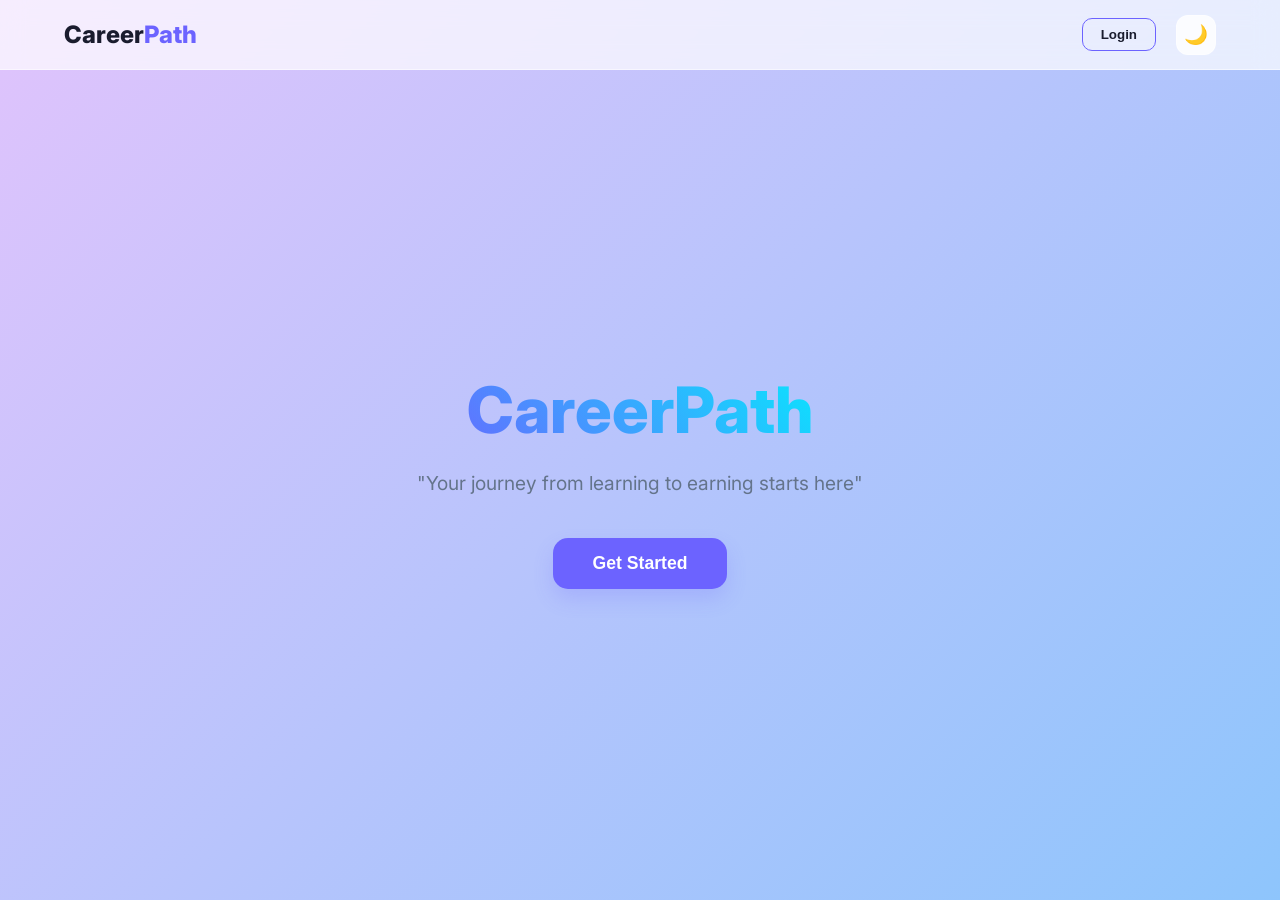
<file: index.html>
<!DOCTYPE html>
<html lang="en">

<head>
    <meta charset="UTF-8">
    <meta name="viewport" content="width=device-width, initial-scale=1.0">
    <title>CareerPath - Learning to Earning</title>
    <!-- Google Fonts: Inter -->
    <link href="https://fonts.googleapis.com/css2?family=Inter:wght@300;400;500;600;700&display=swap" rel="stylesheet">
    <style>
        /* ============================================================ 
           1. CSS Custom Properties (Theming)
           ============================================================ */
        :root {
            /* Light Mode Variables */
            --bg-gradient: linear-gradient(135deg, #e0c3fc 0%, #8ec5fc 100%);
            --header-bg: rgba(255, 255, 255, 0.7);
            --card-bg: rgba(255, 255, 255, 0.8);
            --text-main: #1a1c2e;
            --text-muted: #64748b;
            --accent: #6c63ff;
            --accent-hover: #5b54d6;
            --input-bg: rgba(255, 255, 255, 0.9);
            --glass-border: rgba(255, 255, 255, 0.5);
            --shadow: 0 10px 30px rgba(0, 0, 0, 0.05);
            --transition: all 0.3s cubic-bezier(0.4, 0, 0.2, 1);
        }

        [data-theme="dark"] {
            /* Dark Mode Variables */
            --bg-gradient: linear-gradient(135deg, #0f172a 0%, #1e293b 100%);
            --header-bg: rgba(15, 23, 42, 0.7);
            --card-bg: rgba(30, 41, 59, 0.7);
            --text-main: #f8fafc;
            --text-muted: #94a3b8;
            --accent: #8b5cf6;
            --accent-hover: #7c3aed;
            --input-bg: rgba(15, 23, 42, 0.8);
            --glass-border: rgba(255, 255, 255, 0.1);
            --shadow: 0 10px 40px rgba(0, 0, 0, 0.3);
        }

        /* ============================================================ 
           2. Global Styles & Animations
           ============================================================ */
        * {
            margin: 0;
            padding: 0;
            box-sizing: border-box;
        }

        body {
            font-family: 'Inter', sans-serif;
            background: var(--bg-gradient);
            color: var(--text-main);
            min-height: 100vh;
            overflow-x: hidden;
            transition: var(--transition);
        }

        @keyframes fadeInSlideUp {
            from {
                opacity: 0;
                transform: translateY(20px);
            }

            to {
                opacity: 1;
                transform: translateY(0);
            }
        }

        .section {
            display: none;
            padding: 100px 20px 40px;
            min-height: 100vh;
            animation: fadeInSlideUp 0.6s ease-out forwards;
        }

        .section.active {
            display: flex;
            flex-direction: column;
            align-items: center;
            justify-content: center;
        }

        /* ============================================================ 
           3. Header & Navigation
           ============================================================ */
        header {
            position: fixed;
            top: 0;
            left: 0;
            width: 100%;
            height: 70px;
            background: var(--header-bg);
            backdrop-filter: blur(12px);
            -webkit-backdrop-filter: blur(12px);
            border-bottom: 1px solid var(--glass-border);
            display: flex;
            justify-content: space-between;
            align-items: center;
            padding: 0 5%;
            z-index: 1000;
            transition: var(--transition);
        }

        .logo {
            font-size: 1.5rem;
            font-weight: 800;
            color: var(--text-main);
            text-decoration: none;
            cursor: pointer;
        }

        .logo span {
            color: var(--accent);
        }

        .nav-actions {
            display: flex;
            align-items: center;
            gap: 20px;
        }

        .btn-login-nav {
            background: transparent;
            color: var(--text-main);
            border: 1.5px solid var(--accent);
            padding: 8px 18px;
            border-radius: 10px;
            font-weight: 600;
            cursor: pointer;
            transition: var(--transition);
        }

        .btn-login-nav:hover {
            background: var(--accent);
            color: white;
            box-shadow: 0 4px 15px rgba(108, 99, 255, 0.3);
        }

        .theme-toggle {
            background: var(--card-bg);
            border: 1px solid var(--glass-border);
            color: var(--text-main);
            width: 40px;
            height: 40px;
            border-radius: 12px;
            display: flex;
            align-items: center;
            justify-content: center;
            cursor: pointer;
            font-size: 1.2rem;
            transition: var(--transition);
        }

        .theme-toggle:hover {
            transform: scale(1.1) rotate(15deg);
        }

        /* ============================================================ 
           4. Home Hero Section
           ============================================================ */
        .hero {
            text-align: center;
            max-width: 800px;
        }

        .hero h1 {
            font-size: 4rem;
            font-weight: 800;
            margin-bottom: 20px;
            background: linear-gradient(45deg, var(--accent), #00f2fe);
            -webkit-background-clip: text;
            -webkit-text-fill-color: transparent;
        }

        .hero p {
            font-size: 1.2rem;
            color: var(--text-muted);
            margin-bottom: 40px;
            line-height: 1.6;
        }

        .btn-main {
            padding: 15px 40px;
            background: var(--accent);
            color: white;
            border: none;
            border-radius: 15px;
            font-size: 1.1rem;
            font-weight: 700;
            cursor: pointer;
            transition: var(--transition);
            box-shadow: 0 10px 20px rgba(108, 99, 255, 0.2);
        }

        .btn-main:hover {
            transform: translateY(-5px);
            box-shadow: 0 15px 30px rgba(108, 99, 255, 0.4);
            background: var(--accent-hover);
        }



        /* ============================================================ 
           6. Utilities & Responsive
           ============================================================ */
        @media (max-width: 600px) {
            .hero h1 {
                font-size: 2.5rem;
            }

            header {
                padding: 0 20px;
            }

            .btn-login-nav {
                display: none;
            }

            /* Hide in mobile nav to save space */
            .logo {
                font-size: 1.2rem;
            }
        }
    </style>
</head>

<body>
    <header>
        <a class="logo">Career<span>Path</span></a>
        <div class="nav-actions">
            <button class="btn-login-nav" onclick="window.location.href='login.html'">Login</button>
            <button class="theme-toggle" id="themeToggleBtn" onclick="toggleTheme()">🌙</button>
        </div>
    </header>

    <section id="home" class="section active">
        <div class="hero">
            <h1>CareerPath</h1>
            <p>"Your journey from learning to earning starts here"</p>
            <button class="btn-main" onclick="window.location.href='details.html'">Get Started</button>
        </div>
    </section>





    <script>
        /* ============================================================ 
           1. Navigation Logic
           ============================================================ */
        function showSection(sectionId) {
            // Hide all sections
            const sections = document.querySelectorAll('.section');
            sections.forEach(sec => sec.classList.remove('active'));

            // Show selected section
            const target = document.getElementById(sectionId);
            if (target) {
                target.classList.add('active');
                window.scrollTo(0, 0);
            }
        }



        /* ============================================================ 
           3. Theme Toggle Logic
           ============================================================ */
        function toggleTheme() {
            const body = document.body;
            const currentTheme = body.getAttribute('data-theme');
            const newTheme = currentTheme === 'light' ? 'dark' : 'light';

            applyTheme(newTheme);
            localStorage.setItem('careerpath_theme', newTheme);
        }

        function applyTheme(theme) {
            document.body.setAttribute('data-theme', theme);
            const btn = document.getElementById('themeToggleBtn');
            btn.innerHTML = theme === 'light' ? '🌙' : '☀️';
        }

        // Initialize Theme on Load
        window.addEventListener('load', () => {
            const savedTheme = localStorage.getItem('careerpath_theme') || 'light';
            applyTheme(savedTheme);
        });
    </script>
</body>

</html>
</file>
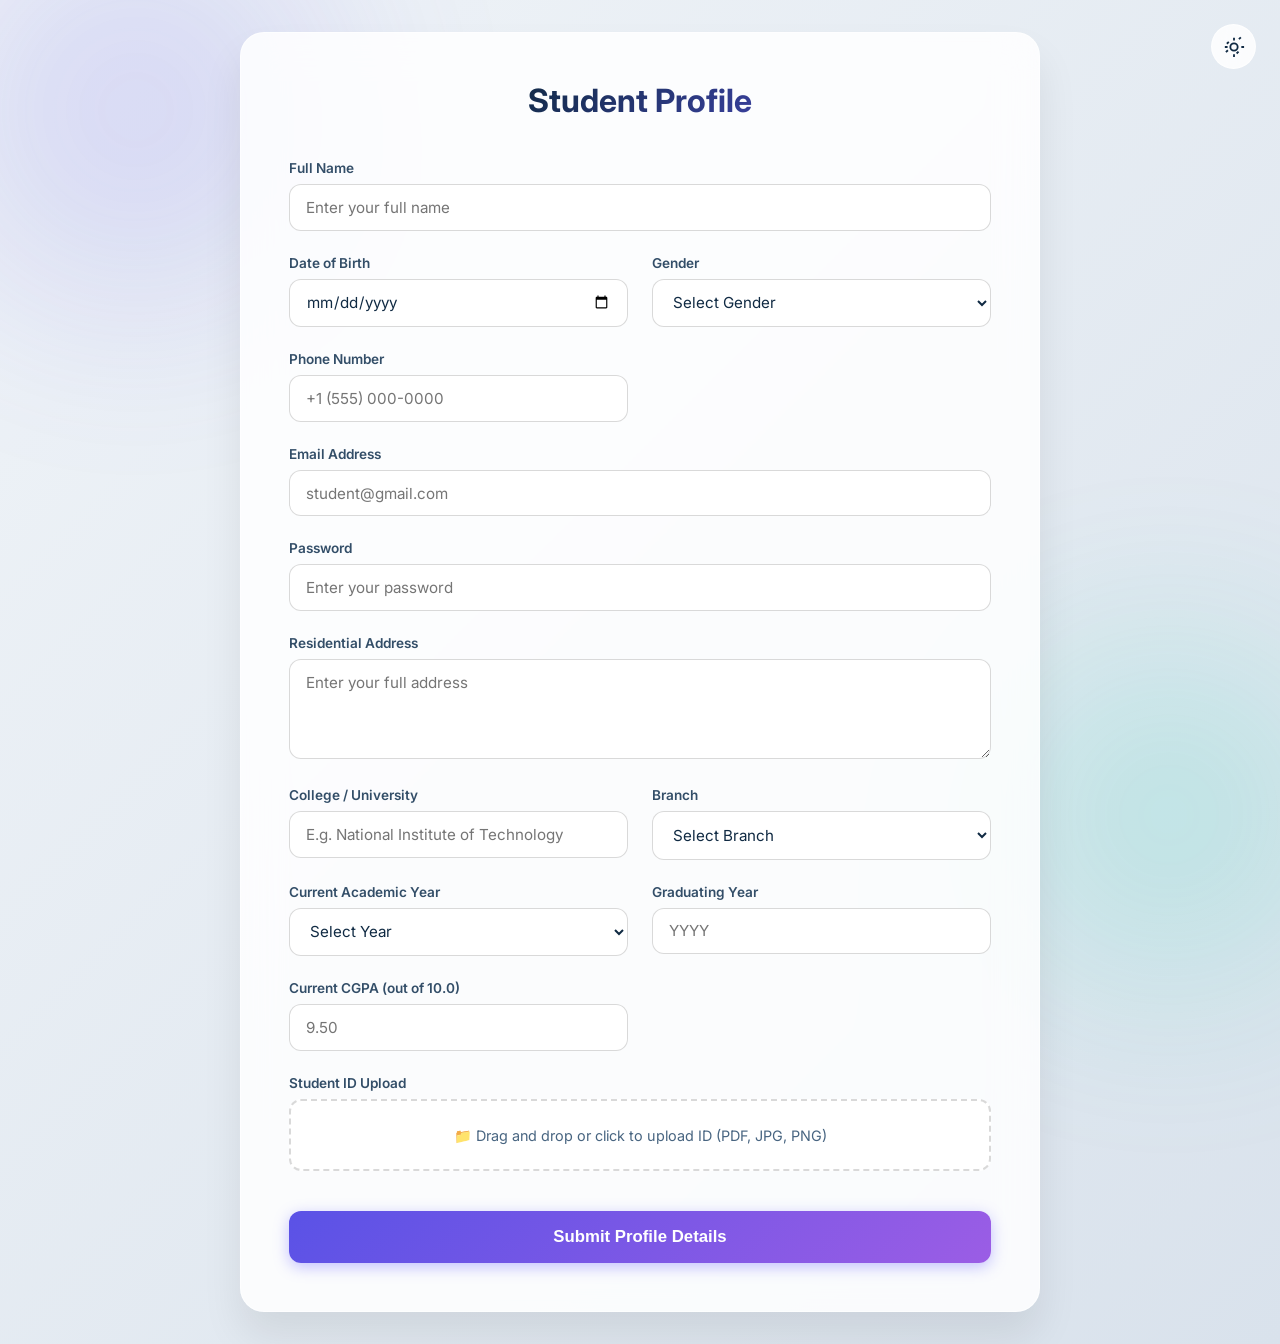
<file: details.html>
<!DOCTYPE html>
<html lang="en">

<head>
    <meta charset="UTF-8">
    <meta name="viewport" content="width=device-width, initial-scale=1.0">
    <title>Student Details Form - B.Tech Portal</title>
    <!-- Google Font: Inter -->
    <link rel="preconnect" href="https://fonts.googleapis.com">
    <link rel="preconnect" href="https://fonts.gstatic.com" crossorigin>
    <link href="https://fonts.googleapis.com/css2?family=Inter:wght@300;400;500;600;700&display=swap" rel="stylesheet">

    <style>
        /* ============================================================
           CSS Custom Properties (Universal Theme Tokens)
           ============================================================ */
        :root {
            /* Dark Theme (Default) */
            --clr-bg-start: #0d0f1a;
            --clr-bg-end: #121629;
            --clr-primary: #6c63ff;
            --clr-primary-h: #8b85ff;
            --clr-accent: #00d4aa;
            --clr-danger: #ff5c7a;

            --card-bg: rgba(255, 255, 255, 0.05);
            --card-border: rgba(255, 255, 255, 0.12);
            --card-shadow: 0 25px 60px rgba(0, 0, 0, 0.55);

            --clr-text: #e2e8f0;
            --clr-text-muted: #94a3b8;
            --clr-label: #cbd5e1;

            --input-bg: rgba(255, 255, 255, 0.07);
            --input-border: rgba(255, 255, 255, 0.15);
            --input-focus: rgba(108, 99, 255, 0.6);

            --brand-gradient-start: #ffffff;
            --brand-gradient-end: var(--clr-primary-h);
            --radius-card: 24px;
            --radius-input: 12px;
            --font-main: 'Inter', system-ui, sans-serif;
            --transition: 0.25s cubic-bezier(0.4, 0, 0.2, 1);
        }

        [data-theme="light"] {
            /* Light Theme Override */
            --clr-bg-start: #f0f4f8;
            --clr-bg-end: #d9e2ec;
            --clr-primary: #5a52e6;
            --clr-primary-h: #4942cf;

            --card-bg: rgba(255, 255, 255, 0.85);
            --card-border: rgba(255, 255, 255, 0.6);
            --card-shadow: 0 25px 40px rgba(0, 0, 0, 0.08);

            --clr-text: #102a43;
            --clr-text-muted: #486581;
            --clr-label: #334e68;

            --input-bg: rgba(255, 255, 255, 0.9);
            --input-border: rgba(0, 0, 0, 0.15);
            --input-focus: rgba(90, 82, 230, 0.4);

            --brand-gradient-start: #102a43;
            --brand-gradient-end: var(--clr-primary);
        }

        /* ── Base Styles ──────────────────────────────────────── */
        *,
        *::before,
        *::after {
            box-sizing: border-box;
            margin: 0;
            padding: 0;
        }

        body {
            font-family: var(--font-main);
            background: linear-gradient(135deg, var(--clr-bg-start), var(--clr-bg-end));
            min-height: 100vh;
            color: var(--clr-text);
            display: flex;
            justify-content: center;
            align-items: center;
            padding: 2rem 1rem;
            position: relative;
            overflow-x: hidden;
        }

        /* Theme Toggle Button */
        .theme-toggle {
            position: fixed;
            top: 1.5rem;
            right: 1.5rem;
            background: var(--card-bg);
            border: 1px solid var(--card-border);
            border-radius: 50%;
            width: 45px;
            height: 45px;
            display: flex;
            align-items: center;
            justify-content: center;
            color: var(--clr-text);
            cursor: pointer;
            z-index: 100;
            backdrop-filter: blur(10px);
            -webkit-backdrop-filter: blur(10px);
            transition: background var(--transition), transform var(--transition);
        }

        .theme-toggle:hover {
            transform: scale(1.05);
            background: var(--input-bg);
        }

        .theme-toggle svg {
            width: 22px;
            height: 22px;
            position: absolute;
            transition: opacity var(--transition), transform var(--transition);
        }

        .sun-icon {
            opacity: 0;
            transform: rotate(-45deg);
        }

        .moon-icon {
            opacity: 1;
            transform: rotate(0);
        }

        [data-theme="light"] .sun-icon {
            opacity: 1;
            transform: rotate(0);
        }

        [data-theme="light"] .moon-icon {
            opacity: 0;
            transform: rotate(45deg);
        }

        /* Animated Background Blobs */
        .bg-blob {
            position: fixed;
            border-radius: 50%;
            filter: blur(100px);
            opacity: 0.15;
            pointer-events: none;
            z-index: -1;
        }

        .blob-1 {
            width: 400px;
            height: 400px;
            background: var(--clr-primary);
            top: -10%;
            left: -5%;
        }

        .blob-2 {
            width: 350px;
            height: 350px;
            background: var(--clr-accent);
            bottom: -10%;
            right: -5%;
        }

        /* ── Form Card ────────────────────────────────────────── */
        .details-container {
            width: 100%;
            max-width: 800px;
            background: var(--card-bg);
            border: 1px solid var(--card-border);
            border-radius: var(--radius-card);
            box-shadow: var(--card-shadow);
            backdrop-filter: blur(20px);
            -webkit-backdrop-filter: blur(20px);
            padding: 3rem;
            animation: formIn 0.6s cubic-bezier(0.22, 1, 0.36, 1) both;
        }

        @keyframes formIn {
            from {
                opacity: 0;
                transform: translateY(20px);
            }

            to {
                opacity: 1;
                transform: translateY(0);
            }
        }

        .header {
            text-align: center;
            margin-bottom: 2.5rem;
        }

        .header h1 {
            font-size: 2rem;
            font-weight: 700;
            background: linear-gradient(135deg, var(--brand-gradient-start) 30%, var(--brand-gradient-end));
            -webkit-background-clip: text;
            background-clip: text;
            -webkit-text-fill-color: transparent;
            margin-bottom: 0.5rem;
        }

        .header p {
            color: var(--clr-text-muted);
            font-size: 0.95rem;
        }

        /* Form Grid Layout */
        .form-grid {
            display: grid;
            grid-template-columns: 1fr 1fr;
            gap: 1.5rem;
        }

        .form-group.full-width {
            grid-column: 1 / -1;
        }

        .form-label {
            display: block;
            font-size: 0.85rem;
            font-weight: 600;
            color: var(--clr-label);
            margin-bottom: 0.5rem;
        }

        .form-input,
        .form-select,
        .form-textarea {
            width: 100%;
            background: var(--input-bg);
            border: 1px solid var(--input-border);
            border-radius: var(--radius-input);
            color: var(--clr-text);
            font-family: var(--font-main);
            padding: 0.8rem 1rem;
            font-size: 0.95rem;
            outline: none;
            transition: all var(--transition);
        }

        /* Select dropdown styles Fix for dark mode OS default */
        .form-select option {
            background: var(--clr-bg-end);
            color: var(--clr-text);
        }

        [data-theme="light"] .form-select option {
            background: white;
            color: black;
        }

        .form-textarea {
            resize: vertical;
            min-height: 100px;
        }

        .form-input:focus,
        .form-select:focus,
        .form-textarea:focus {
            border-color: var(--clr-primary);
            box-shadow: 0 0 0 3px var(--input-focus);
            background: rgba(255, 255, 255, 0.1);
        }

        /* File Upload Styling */
        .file-upload-wrapper {
            position: relative;
            background: var(--input-bg);
            border: 2px dashed var(--input-border);
            border-radius: var(--radius-input);
            padding: 1.5rem;
            text-align: center;
            cursor: pointer;
            transition: border-color var(--transition);
        }

        .file-upload-wrapper:hover {
            border-color: var(--clr-primary-h);
        }

        .file-input {
            position: absolute;
            top: 0;
            left: 0;
            width: 100%;
            height: 100%;
            opacity: 0;
            cursor: pointer;
        }

        .file-label-text {
            color: var(--clr-text-muted);
            font-size: 0.9rem;
            pointer-events: none;
        }

        .btn-submit {
            grid-column: 1 / -1;
            padding: 1rem;
            border: none;
            border-radius: var(--radius-input);
            background: linear-gradient(135deg, var(--clr-primary), #9b5de5);
            color: white;
            font-size: 1.05rem;
            font-weight: 600;
            cursor: pointer;
            box-shadow: 0 4px 15px rgba(108, 99, 255, 0.4);
            margin-top: 1rem;
            transition: transform var(--transition), box-shadow var(--transition);
        }

        .btn-submit:hover {
            transform: translateY(-2px);
            box-shadow: 0 8px 25px rgba(108, 99, 255, 0.5);
        }

        .btn-submit:active {
            transform: translateY(0);
        }

        @media (max-width: 768px) {
            .form-grid {
                grid-template-columns: 1fr;
                gap: 1rem;
            }

            .details-container {
                padding: 2rem;
            }
        }
    </style>
</head>

<body>

    <!-- Animated background blobs -->
    <div class="bg-blob blob-1"></div>
    <div class="bg-blob blob-2"></div>

    <!-- Theme Toggle -->
    <button id="themeToggle" class="theme-toggle" aria-label="Toggle light/dark mode">
        <svg class="sun-icon" xmlns="http://www.w3.org/2000/svg" viewBox="0 0 24 24" fill="currentColor">
            <path
                d="M12 7a5 5 0 1 0 0 10 5 5 0 0 0 0-10zm0 8a3 3 0 1 1 0-6 3 3 0 0 1 0 6zm-1-13h2v3h-2zm0 18h2v3h-2zm-8.485-3.05 2.121-2.122 1.414 1.415-2.122 2.121zm14.142-14.142 2.121-2.122 1.414 1.415-2.122 2.121zM2 11h3v2H2zm18 0h3v2h-3zM5.636 5.636l1.414 1.414-2.121 2.121-1.414-1.414zM16.243 16.243l1.414 1.414-2.121 2.121-1.414-1.414z" />
        </svg>
        <svg class="moon-icon" xmlns="http://www.w3.org/2000/svg" viewBox="0 0 24 24" fill="currentColor">
            <path
                d="M12 3a9 9 0 1 0 9 9c0-.46-.04-.92-.1-1.36a5.389 5.389 0 0 1-4.4 2.26 5.403 5.403 0 0 1-3.14-9.8c-.44-.06-.9-.1-1.36-.1z" />
        </svg>
    </button>

    <main class="details-container">
        <div class="header">
            <h1>Student Profile</h1>
        </div>

        <form id="detailsForm" onsubmit="goToDashboard(event)" class="form-grid">

            <!-- Personal Details -->

            <div class="form-group full-width">
                <label for="fullName" class="form-label">Full Name</label>
                <input type="text" id="fullName" class="form-input" placeholder="Enter your full name" required>
            </div>

            <div class="form-group">
                <label for="dob" class="form-label">Date of Birth</label>
                <input type="date" id="dob" class="form-input" required>
            </div>

            <div class="form-group">
                <label for="gender" class="form-label">Gender</label>
                <select id="gender" class="form-select" required>
                    <option value="" disabled selected>Select Gender</option>
                    <option value="male">Male</option>
                    <option value="female">Female</option>
                    <option value="other">Other</option>
                    <option value="prefer_not_to_say">Prefer not to say</option>
                </select>
            </div>

            <div class="form-group">
                <label for="phone" class="form-label">Phone Number</label>
                <input type="tel" id="phone" class="form-input" placeholder="+1 (555) 000-0000" required>
            </div>

            <div class="form-group full-width">
                <label for="email" class="form-label">Email Address</label>
                <input type="email" id="email" class="form-input" placeholder="student@gmail.com" required>
            </div>

            <div class="form-group full-width">
                <label for="password" class="form-label">Password</label>
                <input type="password" id="password" class="form-input" placeholder="Enter your password" required>
            </div>

            <div class="form-group full-width">
                <label for="address" class="form-label">Residential Address</label>
                <textarea id="address" class="form-textarea" placeholder="Enter your full address" required></textarea>
            </div>

            <!-- Academic Details -->
            <div class="form-group">
                <label for="college" class="form-label">College / University</label>
                <input type="text" id="college" class="form-input" placeholder="E.g. National Institute of Technology"
                    required>
            </div>

            <div class="form-group">
                <label for="branch" class="form-label">Branch</label>
                <select id="branch" class="form-select" required>
                    <option value="" disabled selected>Select Branch</option>
                    <option value="CS">Computer Science (CS)</option>
                    <option value="IT">Information Technology (IT)</option>
                    <option value="ECE">Electronics & Comm. (ECE)</option>
                    <option value="EE">Electrical Engineering (EE)</option>
                    <option value="ME">Mechanical Engineering (ME)</option>
                    <option value="CE">Civil Engineering (CE)</option>
                </select>
            </div>

            <div class="form-group">
                <label for="currentYear" class="form-label">Current Academic Year</label>
                <select id="currentYear" class="form-select" required>
                    <option value="" disabled selected>Select Year</option>
                    <option value="1">1st Year</option>
                    <option value="2">2nd Year</option>
                    <option value="3">3rd Year</option>
                    <option value="4">4th Year</option>
                </select>
            </div>

            <div class="form-group">
                <label for="gradYear" class="form-label">Graduating Year</label>
                <input type="number" id="gradYear" class="form-input" min="2024" max="2030" placeholder="YYYY" required>
            </div>

            <div class="form-group">
                <label for="cgpa" class="form-label">Current CGPA (out of 10.0)</label>
                <input type="number" id="cgpa" class="form-input" min="0" max="10" step="0.01" placeholder="9.50"
                    required>
            </div>

            <!-- Document Upload -->
            <div class="form-group full-width">
                <label class="form-label">Student ID Upload</label>
                <div class="file-upload-wrapper">
                    <input type="file" id="idUpload" class="file-input" accept="image/png, image/jpeg, application/pdf"
                        required>
                    <span class="file-label-text" id="fileText">📁 Drag and drop or click to upload ID (PDF, JPG,
                        PNG)</span>
                </div>
            </div>

            <button type="submit" class="btn-submit">Submit Profile Details</button>
        </form>
    </main>

    <script>
        /* ── Theme Toggle Logic ──────────────────────────────────── */
        const rootElement = document.documentElement;
        const themeToggle = document.getElementById('themeToggle');

        function setTheme(theme) {
            rootElement.setAttribute('data-theme', theme);
            // Universal theme syncing across pages
            localStorage.setItem('btech_theme', theme);
        }

        // Initialize Universal Theme
        const savedTheme = localStorage.getItem('btech_theme');
        if (savedTheme) {
            setTheme(savedTheme);
        } else {
            const prefersLight = window.matchMedia('(prefers-color-scheme: light)').matches;
            setTheme(prefersLight ? 'light' : 'dark');
        }

        themeToggle.addEventListener('click', () => {
            const currentTheme = rootElement.getAttribute('data-theme') || 'dark';
            setTheme(currentTheme === 'dark' ? 'light' : 'dark');
        });

        /* ── Form Logic ──────────────────────────────────────────── */
        const fileInput = document.getElementById('idUpload');
        const fileText = document.getElementById('fileText');

        // Show uploaded file name
        fileInput.addEventListener('change', (e) => {
            if (e.target.files.length > 0) {
                fileText.textContent = `✅ Selected file: ${e.target.files[0].name}`;
                fileText.style.color = 'var(--clr-primary)';
            } else {
                fileText.textContent = "📁 Drag and drop or click to upload ID (PDF, JPG, PNG)";
                fileText.style.color = 'var(--clr-text-muted)';
            }
        });




        function goToDashboard(event) {
            event.preventDefault(); // stop refresh

            // optional: simple validation
            const inputs = document.querySelectorAll("#detailsForm input");

            for (let input of inputs) {
                if (input.value === "") {
                    alert("Please fill all details");
                    return;
                }
            }

            // ✅ redirect
            window.location.href = "dashboard.html";
        }

    </script>
</body>

</html>
</file>
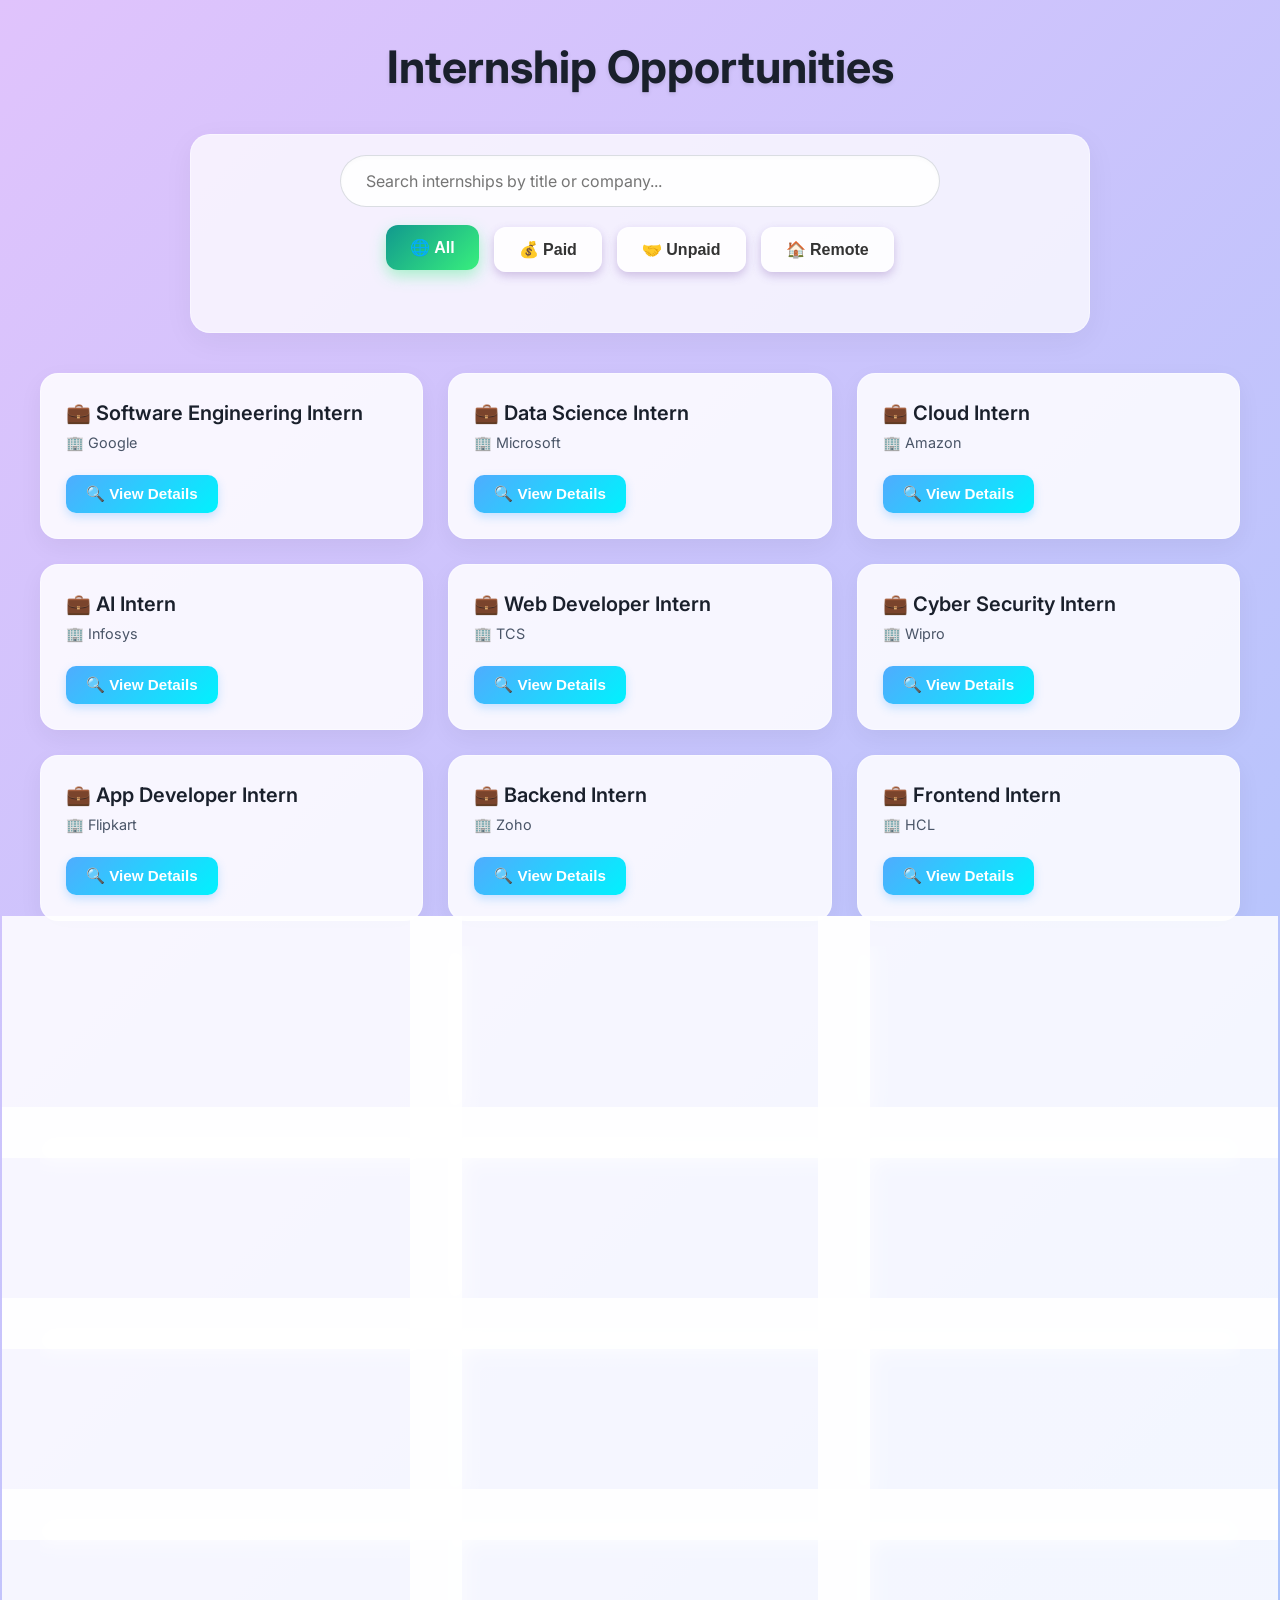
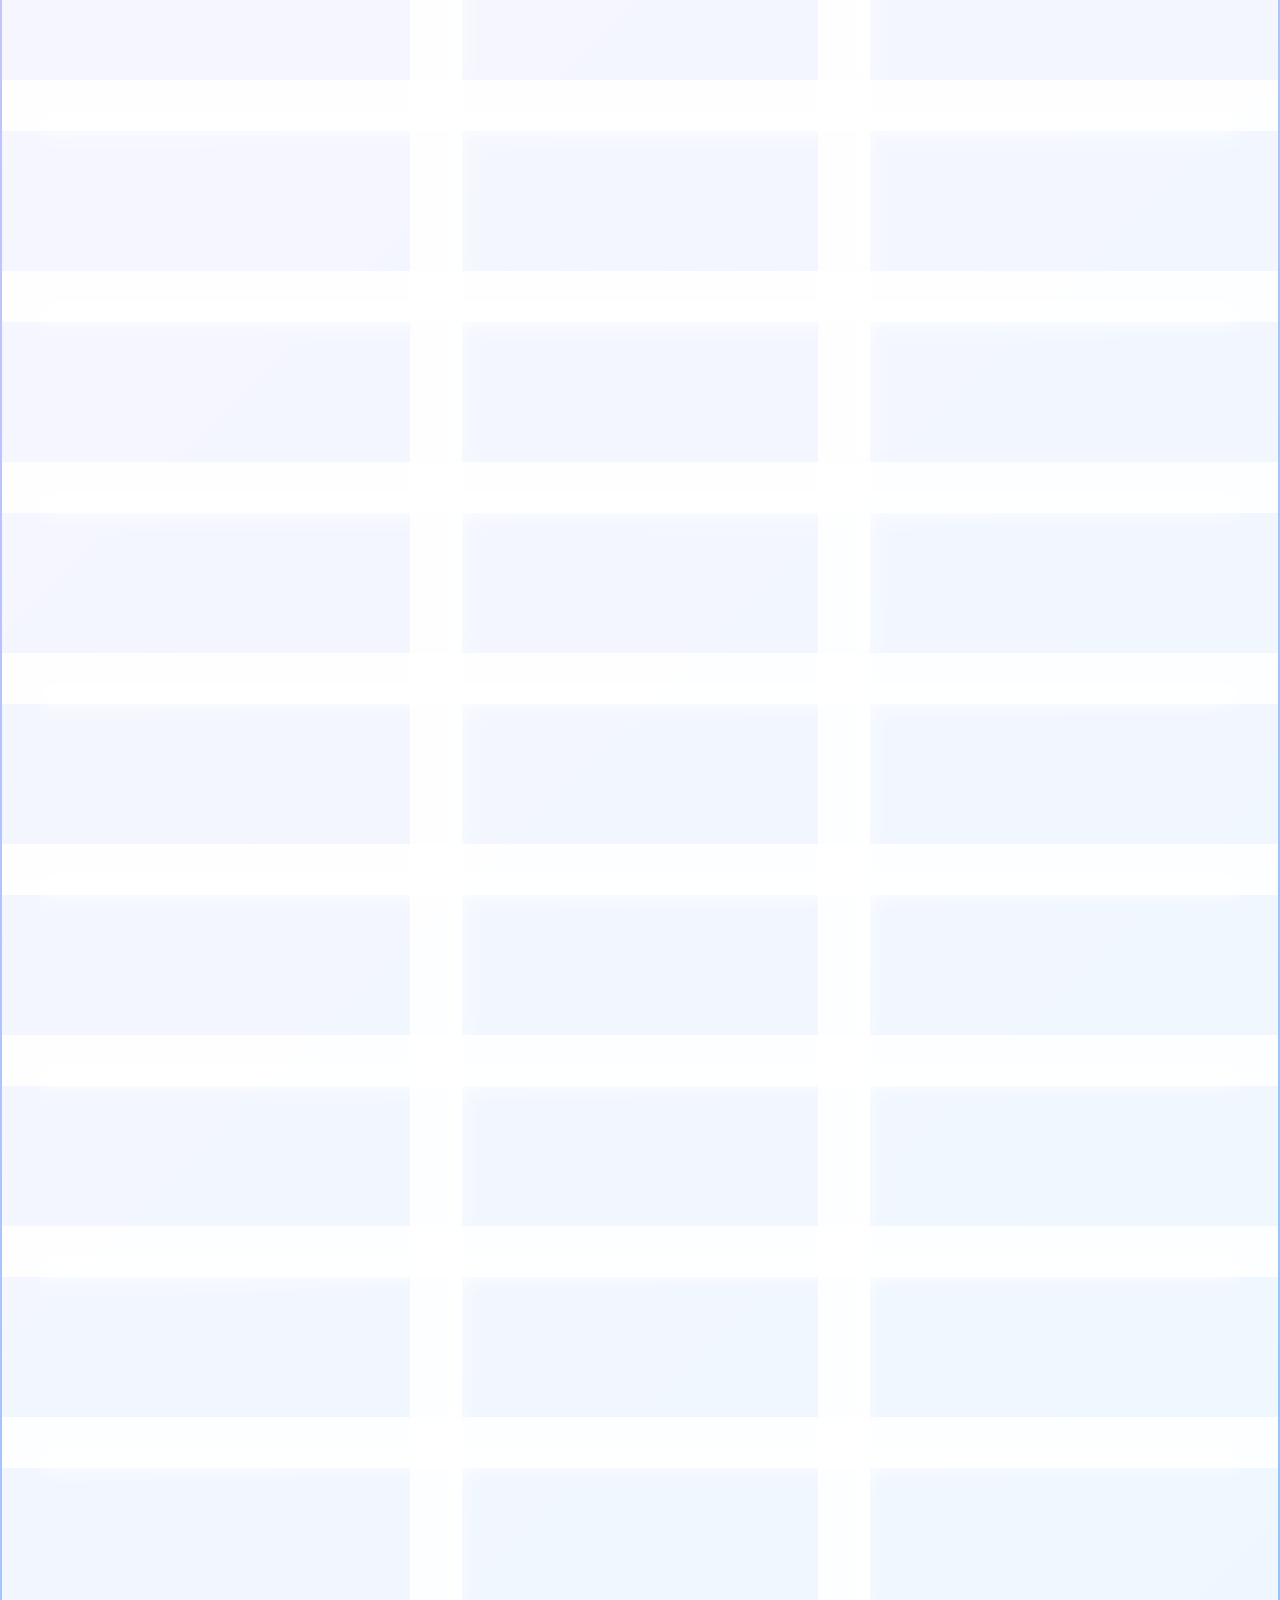
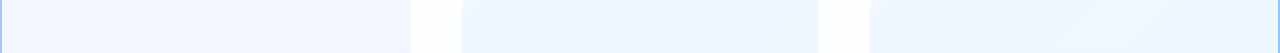
<file: internship.html>
<!DOCTYPE html>
<html>

<head>
    <meta charset="UTF-8">
    <meta name="viewport" content="width=device-width, initial-scale=1.0">
    <title>Internship Opportunities</title>
    <link href="https://fonts.googleapis.com/css2?family=Inter:wght@400;500;600;700&display=swap" rel="stylesheet">
    <style>
        * {
            box-sizing: border-box;
            margin: 0;
            padding: 0;
        }

        body {
            font-family: 'Inter', sans-serif;
            background: linear-gradient(135deg, #e0c3fc 0%, #8ec5fc 100%);
            min-height: 100vh;
            padding: 40px 20px;
            color: #333;
        }

        h1 {
            text-align: center;
            font-size: 2.8rem;
            color: #1a202c;
            margin-bottom: 40px;
            font-weight: 700;
            text-shadow: 0 2px 4px rgba(0, 0, 0, 0.1);
        }

        .menu {
            display: flex;
            justify-content: center;
            flex-wrap: wrap;
            gap: 15px;
            margin-bottom: 40px;
            max-width: 800px;
            margin-left: auto;
            margin-right: auto;
        }

        .menu button {
            padding: 12px 24px;
            border: none;
            background: linear-gradient(135deg, #667eea 0%, #764ba2 100%);
            color: white;
            border-radius: 12px;
            cursor: pointer;
            font-size: 1rem;
            font-weight: 600;
            transition: all 0.3s ease;
            box-shadow: 0 4px 10px rgba(118, 75, 162, 0.3);
        }

        .menu button:hover {
            transform: translateY(-3px);
            box-shadow: 0 6px 15px rgba(118, 75, 162, 0.4);
            background: linear-gradient(135deg, #764ba2 0%, #667eea 100%);
        }

        #container {
            max-width: 1200px;
            margin: 0 auto;
            display: grid;
            grid-template-columns: repeat(auto-fill, minmax(300px, 1fr));
            gap: 25px;
        }

        .card {
            background: rgba(255, 255, 255, 0.85);
            padding: 25px;
            border-radius: 18px;
            box-shadow: 0 8px 25px rgba(0, 0, 0, 0.05);
            backdrop-filter: blur(10px);
            border: 1px solid rgba(255, 255, 255, 0.4);
            transition: transform 0.3s ease, box-shadow 0.3s ease;
            display: flex;
            flex-direction: column;
        }

        .card:hover {
            transform: translateY(-5px);
            box-shadow: 0 15px 35px rgba(0, 0, 0, 0.1);
        }

        .card h3 {
            font-size: 1.25rem;
            margin-bottom: 20px;
            color: #2d3748;
            line-height: 1.4;
            font-weight: 600;
        }

        .view {
            margin-top: auto;
            background: linear-gradient(135deg, #4facfe 0%, #00f2fe 100%);
            color: white;
            border: none;
            padding: 10px 20px;
            border-radius: 10px;
            cursor: pointer;
            font-weight: 600;
            font-size: 0.95rem;
            transition: all 0.3s ease;
            box-shadow: 0 4px 10px rgba(79, 172, 254, 0.3);
            align-self: flex-start;
        }

        .view:hover {
            transform: translateY(-2px);
            box-shadow: 0 6px 15px rgba(79, 172, 254, 0.4);
        }

        .details {
            display: none;
            margin-top: 20px;
            background-color: rgba(247, 250, 252, 0.9);
            padding: 18px;
            border-radius: 12px;
            border: 1px solid rgba(226, 232, 240, 0.8);
            font-size: 0.95rem;
            animation: fadeIn 0.3s ease;
        }

        @keyframes fadeIn {
            from {
                opacity: 0;
                transform: translateY(-5px);
            }

            to {
                opacity: 1;
                transform: translateY(0);
            }
        }

        .details p {
            margin-bottom: 12px;
            color: #4a5568;
            line-height: 1.5;
        }

        .details p b {
            color: #2d3748;
        }

        .details p:last-child {
            margin-bottom: 0;
        }

        .details a {
            color: #3182ce;
            text-decoration: none;
            font-weight: 600;
            display: inline-flex;
            align-items: center;
        }

        .details a:hover {
            text-decoration: underline;
            color: #2b6cb0;
        }

        .card {
            animation: slideUpFade 0.4s ease forwards;
        }

        @keyframes slideUpFade {
            from {
                opacity: 0;
                transform: translateY(20px);
            }

            to {
                opacity: 1;
                transform: translateY(0);
            }
        }

        .menu button.active {
            background: linear-gradient(135deg, #11998e 0%, #38ef7d 100%);
            box-shadow: 0 6px 15px rgba(56, 239, 125, 0.4);
            transform: translateY(-2px);
        }

        .controls-container {
            position: static;
            z-index: 100;
            background: rgba(255, 255, 255, 0.7);
            backdrop-filter: blur(15px);
            padding: 20px;
            border-radius: 20px;
            box-shadow: 0 8px 30px rgba(0, 0, 0, 0.05);
            margin: 0 auto 40px auto;
            max-width: 900px;
            border: 1px solid rgba(255, 255, 255, 0.5);
        }

        .search-wrap {
            text-align: center;
            margin-bottom: 20px;
        }

        .search-wrap input {
            width: 100%;
            max-width: 600px;
            padding: 15px 25px;
            border-radius: 30px;
            border: 1px solid rgba(209, 213, 219, 0.8);
            font-size: 1rem;
            outline: none;
            transition: all 0.3s ease;
            box-shadow: inset 0 2px 4px rgba(0, 0, 0, 0.02);
            font-family: 'Inter', sans-serif;
            background: rgba(255, 255, 255, 0.9);
        }

        .search-wrap input:focus {
            border-color: #667eea;
            box-shadow: 0 0 0 4px rgba(102, 126, 234, 0.15);
            background: #fff;
        }

        /* THEME OVERRIDES */
        :root {
            --bg-grad: linear-gradient(135deg, #e0c3fc 0%, #8ec5fc 100%);
            --text-main: #333;
            --text-muted: #4a5568;
            --heading: #1a202c;
            --card-bg: rgba(255, 255, 255, 0.85);
            --card-border: rgba(255, 255, 255, 0.4);
            --controls-bg: rgba(255, 255, 255, 0.75);
            --input-bg: rgba(255, 255, 255, 0.9);
            --input-border: rgba(209, 213, 219, 0.8);
            --details-bg: rgba(247, 250, 252, 0.9);
            --details-border: rgba(226, 232, 240, 0.8);
            --btn-glow: rgba(56, 239, 125, 0.4);
            --dash-border: #cbd5e0;
        }

        body.dark-mode {
            --bg-grad: linear-gradient(135deg, #0f2027 0%, #203a43 50%, #2c5364 100%);
            --text-main: #e2e8f0;
            --text-muted: #94a3b8;
            --heading: #f8fafc;
            --card-bg: rgba(30, 41, 59, 0.85);
            --card-border: rgba(255, 255, 255, 0.1);
            --controls-bg: rgba(15, 23, 42, 0.75);
            --input-bg: #0f172a;
            --input-border: #334155;
            --details-bg: rgba(15, 23, 42, 0.9);
            --details-border: rgba(51, 65, 85, 0.8);
            --btn-glow: rgba(56, 239, 125, 0.3);
            --dash-border: #475569;
        }

        body {
            background: var(--bg-grad) !important;
            color: var(--text-main) !important;
            transition: background 0.5s ease, color 0.5s ease;
            animation: pageLoad 0.8s ease-out forwards;
        }

        @keyframes pageLoad {
            from {
                opacity: 0;
                transform: translateY(30px);
            }

            to {
                opacity: 1;
                transform: translateY(0);
            }
        }

        .header-top {
            display: flex;
            justify-content: center;
            align-items: center;
            margin-bottom: 40px;
            position: relative;
            max-width: 1200px;
            margin-left: auto;
            margin-right: auto;
        }

        h1 {
            color: var(--heading) !important;
            margin-bottom: 0 !important;
        }

        .theme-toggle {
            position: absolute;
            right: 20px;
            background: var(--controls-bg);
            border: 1px solid var(--card-border);
            color: var(--text-main);
            padding: 10px 15px;
            border-radius: 20px;
            cursor: pointer;
            font-size: 1.2rem;
            box-shadow: 0 4px 10px rgba(0, 0, 0, 0.1);
            transition: all 0.3s cubic-bezier(0.4, 0, 0.2, 1);
            backdrop-filter: blur(10px);
        }

        .theme-toggle:hover {
            transform: scale(1.1) rotate(15deg);
        }

        .controls-container {
            background: var(--controls-bg) !important;
            border: 1px solid var(--card-border) !important;
        }

        .search-wrap input {
            background: var(--input-bg) !important;
            color: var(--text-main) !important;
            border: 1px solid var(--input-border) !important;
        }

        .menu button {
            background: var(--card-bg);
            color: var(--text-main);
            border: 1px solid var(--card-border);
            overflow: hidden;
            position: relative;
        }

        .menu button.active {
            background: linear-gradient(135deg, #11998e 0%, #38ef7d 100%) !important;
            color: white !important;
            box-shadow: 0 6px 15px var(--btn-glow) !important;
            border: none;
        }

        .card {
            background: var(--card-bg) !important;
            border: 1px solid var(--card-border) !important;
            transition: transform 0.3s cubic-bezier(0.175, 0.885, 0.32, 1.275), box-shadow 0.3s ease, background 0.4s ease !important;
        }

        .card:hover {
            transform: translateY(-8px) scale(1.02) !important;
        }

        .card h3 {
            color: var(--heading) !important;
        }

        .card>p {
            color: var(--text-muted) !important;
        }

        .view {
            position: relative;
            overflow: visible;
        }

        .view::after {
            content: "Click to see more!";
            position: absolute;
            bottom: 130%;
            left: 50%;
            transform: translateX(-50%);
            background: var(--heading);
            color: var(--card-bg);
            padding: 6px 12px;
            border-radius: 6px;
            font-size: 0.75rem;
            opacity: 0;
            pointer-events: none;
            transition: opacity 0.3s ease, bottom 0.3s ease;
            white-space: nowrap;
            box-shadow: 0 4px 6px rgba(0, 0, 0, 0.1);
            z-index: 10;
        }

        .view:hover::after {
            opacity: 1;
            bottom: 140%;
        }

        .details {
            background-color: var(--details-bg) !important;
            border: 1px solid var(--details-border) !important;
            color: var(--text-main) !important;
        }

        .details p {
            color: var(--text-muted) !important;
        }

        .details p b {
            color: var(--heading) !important;
        }

        .details a {
            color: #3b82f6 !important;
        }

        .dark-mode .details a {
            color: #60a5fa !important;
        }

        .no-results {
            grid-column: 1 / -1;
            text-align: center;
            padding: 40px;
            font-size: 1.2rem;
            color: var(--text-muted);
            background: var(--card-bg);
            border-radius: 16px;
            border: 2px dashed var(--dash-border);
        }

        .ripple {
            position: absolute;
            border-radius: 50%;
            transform: scale(0);
            animation: ripple-anim 0.6s linear;
            background-color: rgba(255, 255, 255, 0.4);
            pointer-events: none;
        }

        @keyframes ripple-anim {
            to {
                transform: scale(4);
                opacity: 0;
            }
        }
    </style>
</head>

<body>

    <div class="header-top">
        <h1>Internship Opportunities</h1>
    </div>

    <div class="controls-container">
        <div class="search-wrap">
            <input type="text" id="searchInput" placeholder="Search internships by title or company..."
                onkeyup="handleFilter()">
        </div>
        <div class="menu" id="filterMenu">
            <button class="active" onclick="setFilter('all', this)">🌐 All</button>
            <button onclick="setFilter('paid', this)">💰 Paid</button>
            <button onclick="setFilter('unpaid', this)">🤝 Unpaid</button>
            <button onclick="setFilter('remote', this)">🏠 Remote</button>
        </div>
    </div>

    <div id="container"></div>

    <script>
        function toggleDetails(id) {
            let x = document.getElementById(id);
            x.style.display = (x.style.display === "block") ? "none" : "block";
        }

        const internships = [

            /* PAID (15) */
            { title: "Software Engineering Intern", company: "Google", type: ["paid", "remote"], docs: "Resume", date: "Apr 30", link: "https://careers.google.com" },
            { title: "Data Science Intern", company: "Microsoft", type: ["paid"], docs: "Projects", date: "May 10", link: "https://careers.microsoft.com" },
            { title: "Cloud Intern", company: "Amazon", type: ["paid"], docs: "Resume", date: "May 5", link: "https://amazon.jobs" },
            { title: "AI Intern", company: "Infosys", type: ["paid"], docs: "Projects", date: "Apr 25", link: "#" },
            { title: "Web Developer Intern", company: "TCS", type: ["paid"], docs: "GitHub", date: "May 15", link: "#" },
            { title: "Cyber Security Intern", company: "Wipro", type: ["paid"], docs: "Resume", date: "Apr 20", link: "#" },
            { title: "App Developer Intern", company: "Flipkart", type: ["paid"], docs: "GitHub", date: "Apr 18", link: "#" },
            { title: "Backend Intern", company: "Zoho", type: ["paid"], docs: "Projects", date: "May 1", link: "#" },
            { title: "Frontend Intern", company: "HCL", type: ["paid"], docs: "Portfolio", date: "May 6", link: "#" },
            { title: "DevOps Intern", company: "IBM", type: ["paid"], docs: "Resume", date: "May 8", link: "#" },
            { title: "Finance Intern", company: "Deloitte", type: ["paid"], docs: "Resume", date: "May 18", link: "#" },
            { title: "Marketing Intern", company: "Accenture", type: ["paid"], docs: "Resume", date: "May 12", link: "#" },
            { title: "UI/UX Intern", company: "Capgemini", type: ["paid"], docs: "Portfolio", date: "Apr 22", link: "#" },
            { title: "Business Analyst Intern", company: "KPMG", type: ["paid"], docs: "Resume", date: "Apr 28", link: "#" },
            { title: "QA Intern", company: "Tech Mahindra", type: ["paid"], docs: "Resume", date: "May 3", link: "#" },


            /* UNPAID (15) */
            { title: "Content Writer Intern", company: "StartupHub", type: ["unpaid"], docs: "Samples", date: "Apr 15", link: "#" },
            { title: "Social Media Intern", company: "MediaWorks", type: ["unpaid"], docs: "Resume", date: "Apr 20", link: "#" },
            { title: "Graphic Designer Intern", company: "Creative Studio", type: ["unpaid"], docs: "Portfolio", date: "Apr 18", link: "#" },
            { title: "HR Intern", company: "PeopleFirst", type: ["unpaid"], docs: "Resume", date: "Apr 22", link: "#" },
            { title: "Research Intern", company: "EduTech", type: ["unpaid"], docs: "Resume", date: "Apr 25", link: "#" },
            { title: "Event Intern", company: "EventPro", type: ["unpaid"], docs: "Resume", date: "Apr 28", link: "#" },
            { title: "Teaching Assistant", company: "LearnHub", type: ["unpaid"], docs: "Resume", date: "May 1", link: "#" },
            { title: "NGO Intern", company: "HelpingHands", type: ["unpaid"], docs: "Resume", date: "May 3", link: "#" },
            { title: "Blog Writer", company: "Blogify", type: ["unpaid"], docs: "Samples", date: "May 5", link: "#" },
            { title: "Campus Ambassador", company: "EduBrand", type: ["unpaid"], docs: "Resume", date: "May 6", link: "#" },
            { title: "Video Editor Intern", company: "MediaHouse", type: ["unpaid"], docs: "Portfolio", date: "May 7", link: "#" },
            { title: "Assistant Intern", company: "OfficePro", type: ["unpaid"], docs: "Resume", date: "May 8", link: "#" },
            { title: "Volunteer Intern", company: "NGO Care", type: ["unpaid"], docs: "Resume", date: "May 9", link: "#" },
            { title: "PR Intern", company: "PR Solutions", type: ["unpaid"], docs: "Resume", date: "May 10", link: "#" },
            { title: "Operations Intern", company: "BizOps", type: ["unpaid"], docs: "Resume", date: "May 12", link: "#" },


            /* REMOTE (15) */
            { title: "Remote Web Developer Intern", company: "TechCorp", type: ["remote"], docs: "GitHub", date: "Apr 18", link: "https://internshala.com" },
            { title: "Remote Data Analyst Intern", company: "DataX", type: ["remote"], docs: "Projects", date: "May 1", link: "https://indeed.com" },
            { title: "Remote UI Designer Intern", company: "DesignPro", type: ["remote"], docs: "Portfolio", date: "Apr 22", link: "#" },
            { title: "Remote ML Intern", company: "AI Labs", type: ["remote"], docs: "Projects", date: "May 3", link: "#" },
            { title: "Remote Content Writer", company: "WriteNow", type: ["remote"], docs: "Samples", date: "Apr 25", link: "#" },
            { title: "Remote HR Intern", company: "HR Tech", type: ["remote"], docs: "Resume", date: "Apr 28", link: "#" },
            { title: "Remote Marketing Intern", company: "Marketify", type: ["remote"], docs: "Resume", date: "May 12", link: "#" },
            { title: "Remote Graphic Designer", company: "Pixel Studio", type: ["remote"], docs: "Portfolio", date: "May 1", link: "#" },
            { title: "Remote App Developer", company: "Appify", type: ["remote"], docs: "GitHub", date: "Apr 19", link: "#" },
            { title: "Remote Cloud Intern", company: "CloudNet", type: ["remote"], docs: "Resume", date: "May 6", link: "#" },
            { title: "Remote DevOps Intern", company: "DevCloud", type: ["remote"], docs: "Resume", date: "Apr 24", link: "#" },
            { title: "Remote Cyber Security", company: "SecureIT", type: ["remote"], docs: "Resume", date: "May 8", link: "#" },
            { title: "Remote Finance Intern", company: "FinServe", type: ["remote"], docs: "Resume", date: "May 18", link: "#" },
            { title: "Remote SEO Intern", company: "SEO Boost", type: ["remote"], docs: "Resume", date: "Apr 20", link: "#" },
            { title: "Remote Support Intern", company: "HelpDesk", type: ["remote"], docs: "Resume", date: "Apr 21", link: "#" }
        ];

        const container = document.getElementById("container");

        function displayInternships(list) {
            container.innerHTML = "";

            if (list.length === 0) {
                container.innerHTML = `<div class="no-results">😞 No internships found matching your search.</div>`;
                return;
            }

            list.forEach((item, index) => {
                container.innerHTML += `
        <div class="card">
            <h3>💼 ${item.title} <br><small style="font-size:0.9rem; font-weight:400; color:var(--text-muted)">🏢 ${item.company}</small></h3>
            <button class="view" onclick="toggleDetails('i${index}')">🔍 View Details</button>

            <div id="i${index}" class="details">
                <p><b>📁 Documents:</b> ${item.docs}</p>
                <p><b>⏳ Deadline:</b> ${item.date}</p>
                <p><b>🔗 Apply:</b> 
                    <a href="${item.link}" target="_blank">Click Here ↗</a>
                </p>
            </div>
        </div>`;
            });
        }

        let currentFilter = 'all';

        function setFilter(type, btn) {
            currentFilter = type;
            const buttons = document.querySelectorAll('.menu button');
            buttons.forEach(b => b.classList.remove('active'));
            btn.classList.add('active');
            handleFilter();
        }

        function handleFilter() {
            const query = document.getElementById('searchInput').value.toLowerCase();

            const filtered = internships.filter(item => {
                const matchesType = currentFilter === 'all' || item.type.includes(currentFilter);
                const matchesSearch = item.title.toLowerCase().includes(query) || item.company.toLowerCase().includes(query);
                return matchesType && matchesSearch;
            });
            displayInternships(filtered);
        }

        // Theme Sync Logic
        function syncTheme() {
            const isDark = localStorage.getItem('btech_theme') === 'dark';
            if (isDark) {
                document.body.classList.add('dark-mode');
            } else {
                document.body.classList.remove('dark-mode');
            }
        }

        window.addEventListener('storage', (e) => {
            if (e.key === 'btech_theme') syncTheme();
        });

        // Initialize on load
        syncTheme();
        // Periodical check for cross-frame consistency
        setInterval(syncTheme, 1000);

        document.addEventListener('click', function (e) {
            if (e.target.tagName.toLowerCase() === 'button' && !e.target.classList.contains('theme-toggle')) {
                let btn = e.target;
                let ripple = document.createElement('span');
                ripple.classList.add('ripple');
                let rect = btn.getBoundingClientRect();
                let size = Math.max(rect.width, rect.height);
                ripple.style.width = ripple.style.height = size + 'px';
                ripple.style.left = e.clientX - rect.left - size / 2 + 'px';
                ripple.style.top = e.clientY - rect.top - size / 2 + 'px';
                btn.appendChild(ripple);
                setTimeout(() => ripple.remove(), 600);
            }
        });

        handleFilter();

    </script>

</body>

</html>
</file>
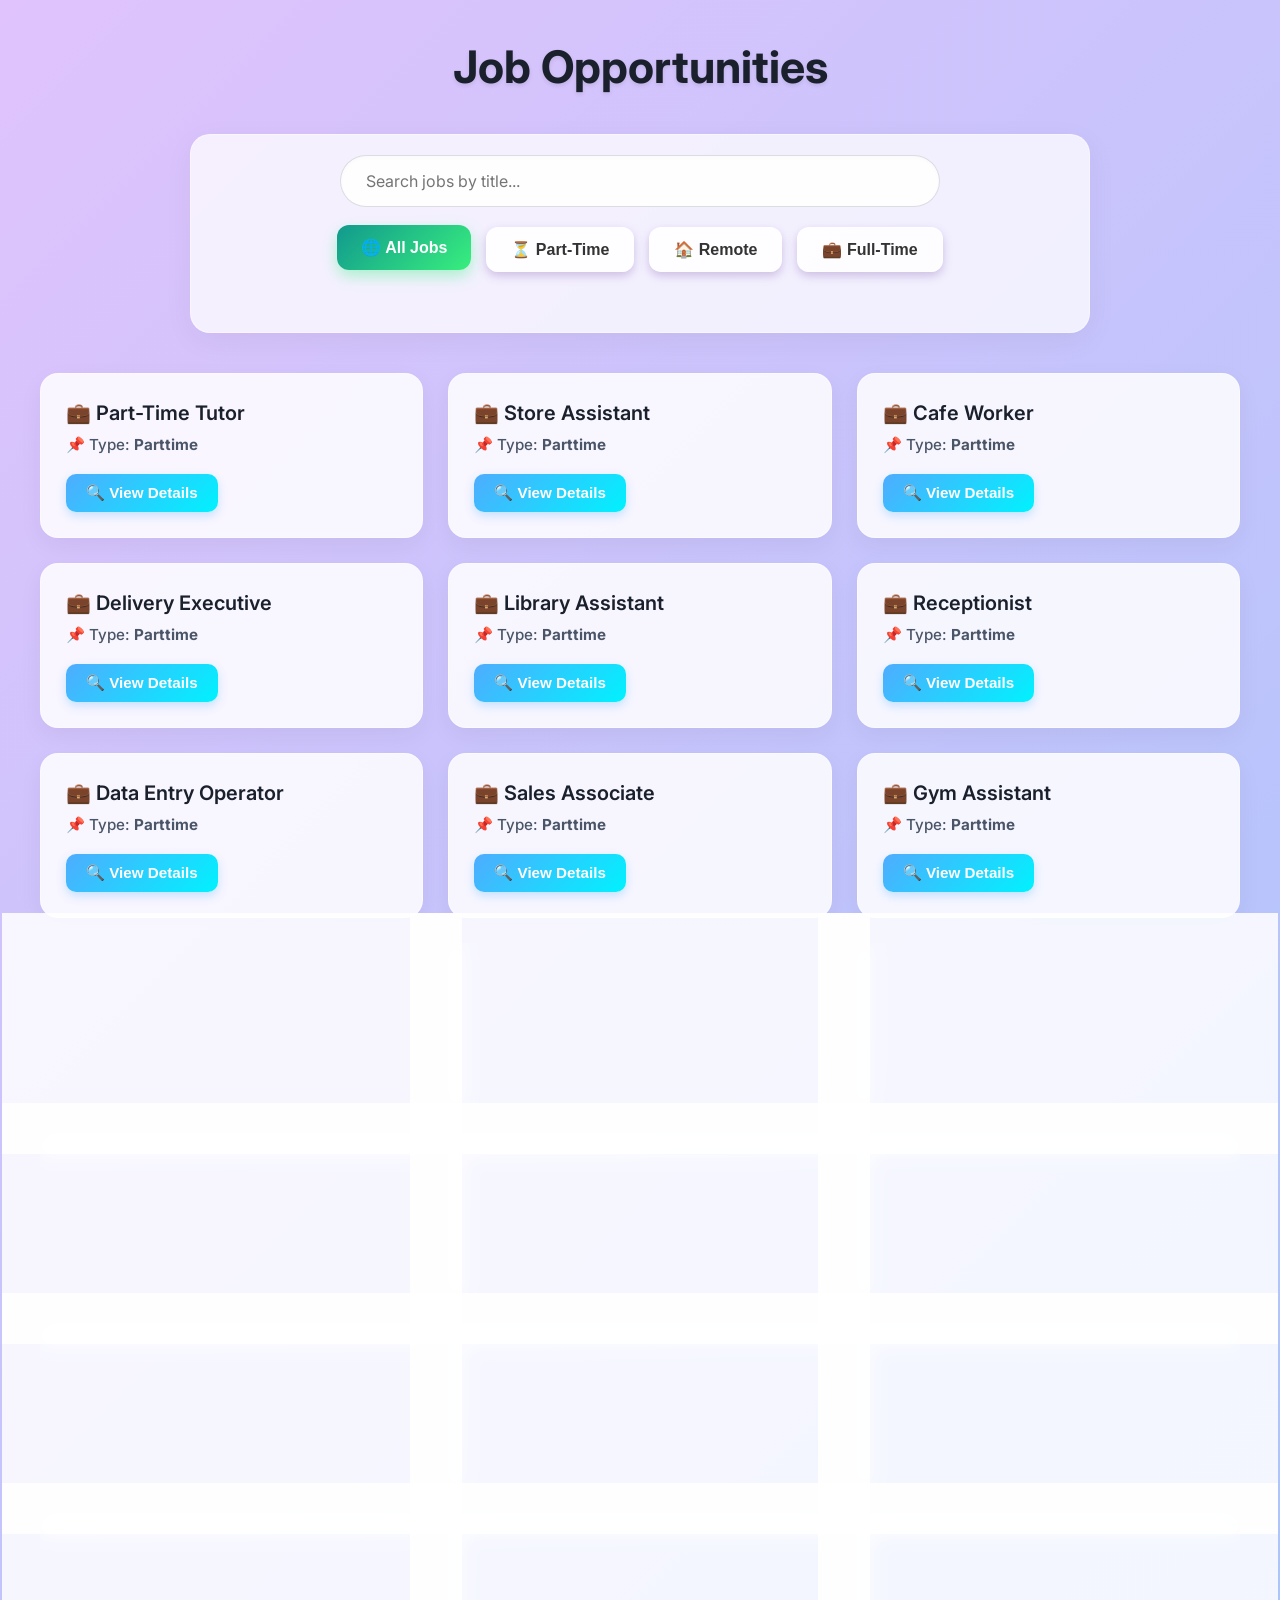
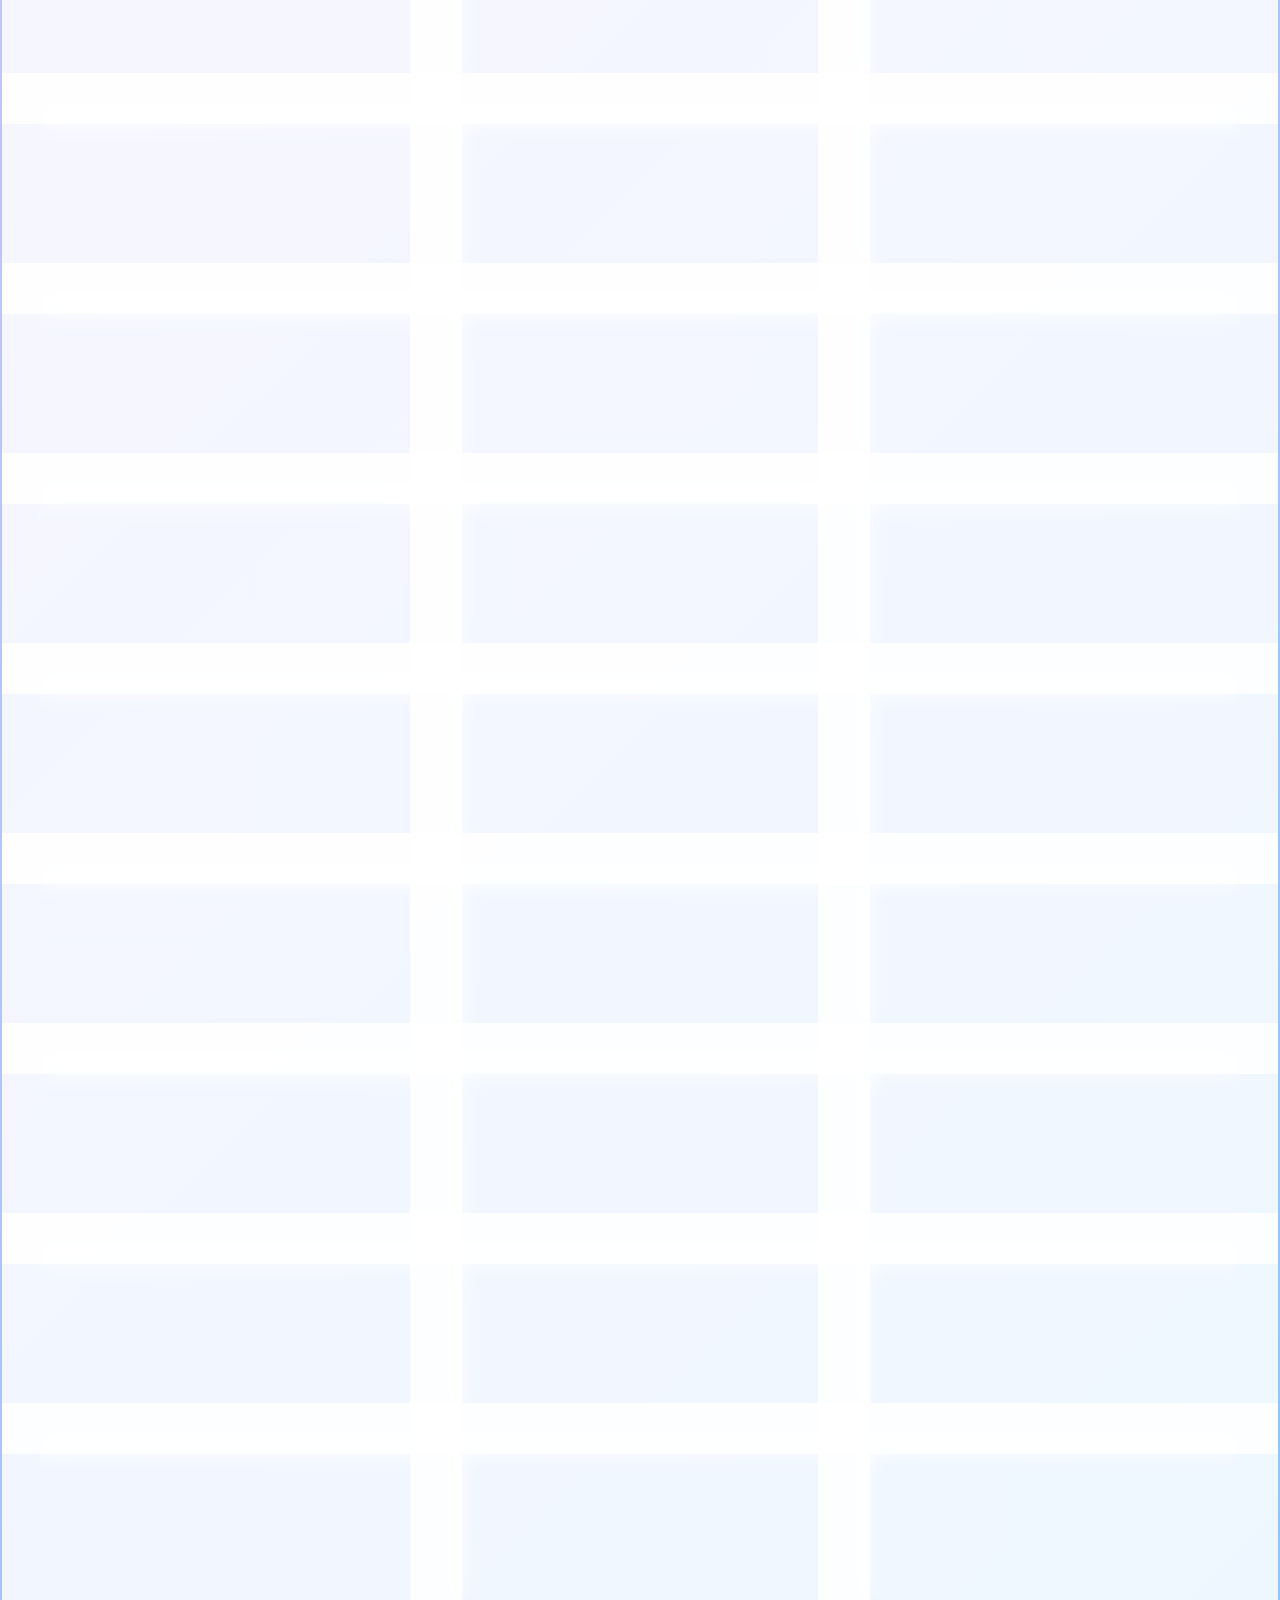
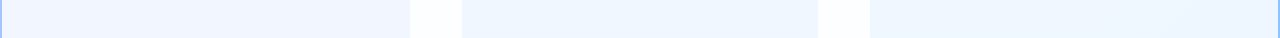
<file: jobs.html>
<!DOCTYPE html>
<html>

<head>
    <meta charset="UTF-8">
    <meta name="viewport" content="width=device-width, initial-scale=1.0">
    <title>Job Opportunities</title>
    <link href="https://fonts.googleapis.com/css2?family=Inter:wght@400;500;600;700&display=swap" rel="stylesheet">
    <style>
        * {
            box-sizing: border-box;
            margin: 0;
            padding: 0;
        }

        body {
            font-family: 'Inter', sans-serif;
            background: linear-gradient(135deg, #e0c3fc 0%, #8ec5fc 100%);
            min-height: 100vh;
            padding: 40px 20px;
            color: #333;
        }

        h1 {
            text-align: center;
            font-size: 2.8rem;
            color: #1a202c;
            margin-bottom: 40px;
            font-weight: 700;
            text-shadow: 0 2px 4px rgba(0, 0, 0, 0.1);
        }

        .menu {
            display: flex;
            justify-content: center;
            flex-wrap: wrap;
            gap: 15px;
            margin-bottom: 40px;
            max-width: 800px;
            margin-left: auto;
            margin-right: auto;
        }

        .menu button {
            padding: 12px 24px;
            border: none;
            background: linear-gradient(135deg, #667eea 0%, #764ba2 100%);
            color: white;
            border-radius: 12px;
            cursor: pointer;
            font-size: 1rem;
            font-weight: 600;
            transition: all 0.3s ease;
            box-shadow: 0 4px 10px rgba(118, 75, 162, 0.3);
        }

        .menu button:hover {
            transform: translateY(-3px);
            box-shadow: 0 6px 15px rgba(118, 75, 162, 0.4);
            background: linear-gradient(135deg, #764ba2 0%, #667eea 100%);
        }

        #jobsContainer {
            max-width: 1200px;
            margin: 0 auto;
            display: grid;
            grid-template-columns: repeat(auto-fill, minmax(300px, 1fr));
            gap: 25px;
        }

        .card {
            background: rgba(255, 255, 255, 0.85);
            padding: 25px;
            border-radius: 18px;
            box-shadow: 0 8px 25px rgba(0, 0, 0, 0.05);
            backdrop-filter: blur(10px);
            border: 1px solid rgba(255, 255, 255, 0.4);
            transition: transform 0.3s ease, box-shadow 0.3s ease;
            display: flex;
            flex-direction: column;
        }

        .card:hover {
            transform: translateY(-5px);
            box-shadow: 0 15px 35px rgba(0, 0, 0, 0.1);
        }

        .card h3 {
            font-size: 1.25rem;
            margin-bottom: 8px;
            color: #2d3748;
            line-height: 1.4;
            font-weight: 600;
        }

        .card>p {
            margin-bottom: 20px;
            color: #4a5568;
            font-size: 0.95rem;
            text-transform: capitalize;
            font-weight: 500;
        }

        .view {
            margin-top: auto;
            background: linear-gradient(135deg, #4facfe 0%, #00f2fe 100%);
            color: white;
            border: none;
            padding: 10px 20px;
            border-radius: 10px;
            cursor: pointer;
            font-weight: 600;
            font-size: 0.95rem;
            transition: all 0.3s ease;
            box-shadow: 0 4px 10px rgba(79, 172, 254, 0.3);
            align-self: flex-start;
        }

        .view:hover {
            transform: translateY(-2px);
            box-shadow: 0 6px 15px rgba(79, 172, 254, 0.4);
        }

        .details {
            display: none;
            margin-top: 20px;
            background-color: rgba(247, 250, 252, 0.9);
            padding: 18px;
            border-radius: 12px;
            border: 1px solid rgba(226, 232, 240, 0.8);
            font-size: 0.95rem;
            animation: fadeIn 0.3s ease;
        }

        @keyframes fadeIn {
            from {
                opacity: 0;
                transform: translateY(-5px);
            }

            to {
                opacity: 1;
                transform: translateY(0);
            }
        }

        .details p {
            margin-bottom: 12px;
            color: #4a5568;
            line-height: 1.5;
            text-transform: none;
        }

        .details p b {
            color: #2d3748;
        }

        .details p:last-child {
            margin-bottom: 0;
        }

        .details a {
            color: #3182ce;
            text-decoration: none;
            font-weight: 600;
            display: inline-flex;
            align-items: center;
        }

        .details a:hover {
            text-decoration: underline;
            color: #2b6cb0;
        }

        .card {
            animation: slideUpFade 0.4s ease forwards;
        }

        @keyframes slideUpFade {
            from {
                opacity: 0;
                transform: translateY(20px);
            }

            to {
                opacity: 1;
                transform: translateY(0);
            }
        }

        .menu button.active {
            background: linear-gradient(135deg, #11998e 0%, #38ef7d 100%);
            box-shadow: 0 6px 15px rgba(56, 239, 125, 0.4);
            transform: translateY(-2px);
        }

        .controls-container {
            position: static;
            z-index: 100;
            background: rgba(255, 255, 255, 0.7);
            backdrop-filter: blur(15px);
            padding: 20px;
            border-radius: 20px;
            box-shadow: 0 8px 30px rgba(0, 0, 0, 0.05);
            margin: 0 auto 40px auto;
            max-width: 900px;
            border: 1px solid rgba(255, 255, 255, 0.5);
        }

        .search-wrap {
            text-align: center;
            margin-bottom: 20px;
        }

        .search-wrap input {
            width: 100%;
            max-width: 600px;
            padding: 15px 25px;
            border-radius: 30px;
            border: 1px solid rgba(209, 213, 219, 0.8);
            font-size: 1rem;
            outline: none;
            transition: all 0.3s ease;
            box-shadow: inset 0 2px 4px rgba(0, 0, 0, 0.02);
            font-family: 'Inter', sans-serif;
            background: rgba(255, 255, 255, 0.9);
        }

        .search-wrap input:focus {
            border-color: #667eea;
            box-shadow: 0 0 0 4px rgba(102, 126, 234, 0.15);
            background: #fff;
        }

        /* THEME OVERRIDES */
        :root {
            --bg-grad: linear-gradient(135deg, #e0c3fc 0%, #8ec5fc 100%);
            --text-main: #333;
            --text-muted: #4a5568;
            --heading: #1a202c;
            --card-bg: rgba(255, 255, 255, 0.85);
            --card-border: rgba(255, 255, 255, 0.4);
            --controls-bg: rgba(255, 255, 255, 0.75);
            --input-bg: rgba(255, 255, 255, 0.9);
            --input-border: rgba(209, 213, 219, 0.8);
            --details-bg: rgba(247, 250, 252, 0.9);
            --details-border: rgba(226, 232, 240, 0.8);
            --btn-glow: rgba(56, 239, 125, 0.4);
            --dash-border: #cbd5e0;
        }

        body.dark-mode {
            --bg-grad: linear-gradient(135deg, #0f2027 0%, #203a43 50%, #2c5364 100%);
            --text-main: #e2e8f0;
            --text-muted: #94a3b8;
            --heading: #f8fafc;
            --card-bg: rgba(30, 41, 59, 0.85);
            --card-border: rgba(255, 255, 255, 0.1);
            --controls-bg: rgba(15, 23, 42, 0.75);
            --input-bg: #0f172a;
            --input-border: #334155;
            --details-bg: rgba(15, 23, 42, 0.9);
            --details-border: rgba(51, 65, 85, 0.8);
            --btn-glow: rgba(56, 239, 125, 0.3);
            --dash-border: #475569;
        }

        body {
            background: var(--bg-grad) !important;
            color: var(--text-main) !important;
            transition: background 0.5s ease, color 0.5s ease;
            animation: pageLoad 0.8s ease-out forwards;
        }

        @keyframes pageLoad {
            from {
                opacity: 0;
                transform: translateY(30px);
            }

            to {
                opacity: 1;
                transform: translateY(0);
            }
        }

        .header-top {
            display: flex;
            justify-content: center;
            align-items: center;
            margin-bottom: 40px;
            position: relative;
            max-width: 1200px;
            margin-left: auto;
            margin-right: auto;
        }

        h1 {
            color: var(--heading) !important;
            margin-bottom: 0 !important;
        }

        .theme-toggle {
            position: absolute;
            right: 20px;
            background: var(--controls-bg);
            border: 1px solid var(--card-border);
            color: var(--text-main);
            padding: 10px 15px;
            border-radius: 20px;
            cursor: pointer;
            font-size: 1.2rem;
            box-shadow: 0 4px 10px rgba(0, 0, 0, 0.1);
            transition: all 0.3s cubic-bezier(0.4, 0, 0.2, 1);
            backdrop-filter: blur(10px);
        }

        .theme-toggle:hover {
            transform: scale(1.1) rotate(15deg);
        }

        .controls-container {
            background: var(--controls-bg) !important;
            border: 1px solid var(--card-border) !important;
        }

        .search-wrap input {
            background: var(--input-bg) !important;
            color: var(--text-main) !important;
            border: 1px solid var(--input-border) !important;
        }

        .menu button {
            background: var(--card-bg);
            color: var(--text-main);
            border: 1px solid var(--card-border);
            overflow: hidden;
            position: relative;
        }

        .menu button.active {
            background: linear-gradient(135deg, #11998e 0%, #38ef7d 100%) !important;
            color: white !important;
            box-shadow: 0 6px 15px var(--btn-glow) !important;
            border: none;
        }

        .card {
            background: var(--card-bg) !important;
            border: 1px solid var(--card-border) !important;
            transition: transform 0.3s cubic-bezier(0.175, 0.885, 0.32, 1.275), box-shadow 0.3s ease, background 0.4s ease !important;
        }

        .card:hover {
            transform: translateY(-8px) scale(1.02) !important;
        }

        .card h3 {
            color: var(--heading) !important;
        }

        .card>p {
            color: var(--text-muted) !important;
        }

        .view {
            position: relative;
            overflow: visible;
        }

        .view::after {
            content: "Click to see more!";
            position: absolute;
            bottom: 130%;
            left: 50%;
            transform: translateX(-50%);
            background: var(--heading);
            color: var(--card-bg);
            padding: 6px 12px;
            border-radius: 6px;
            font-size: 0.75rem;
            opacity: 0;
            pointer-events: none;
            transition: opacity 0.3s ease, bottom 0.3s ease;
            white-space: nowrap;
            box-shadow: 0 4px 6px rgba(0, 0, 0, 0.1);
            z-index: 10;
        }

        .view:hover::after {
            opacity: 1;
            bottom: 140%;
        }

        .details {
            background-color: var(--details-bg) !important;
            border: 1px solid var(--details-border) !important;
            color: var(--text-main) !important;
        }

        .details p {
            color: var(--text-muted) !important;
        }

        .details p b {
            color: var(--heading) !important;
        }

        .details a {
            color: #3b82f6 !important;
        }

        .dark-mode .details a {
            color: #60a5fa !important;
        }

        .no-results {
            grid-column: 1 / -1;
            text-align: center;
            padding: 40px;
            font-size: 1.2rem;
            color: var(--text-muted);
            background: var(--card-bg);
            border-radius: 16px;
            border: 2px dashed var(--dash-border);
        }

        .ripple {
            position: absolute;
            border-radius: 50%;
            transform: scale(0);
            animation: ripple-anim 0.6s linear;
            background-color: rgba(255, 255, 255, 0.4);
            pointer-events: none;
        }

        @keyframes ripple-anim {
            to {
                transform: scale(4);
                opacity: 0;
            }
        }
    </style>
</head>

<body>

    <div class="header-top">
        <h1>Job Opportunities</h1>
    </div>

    <div class="controls-container">
        <div class="search-wrap">
            <input type="text" id="searchInput" placeholder="Search jobs by title..." onkeyup="handleFilter()">
        </div>
        <div class="menu">
            <button class="active" onclick="setFilter('all', this)">🌐 All Jobs</button>
            <button onclick="setFilter('parttime', this)">⏳ Part-Time</button>
            <button onclick="setFilter('remote', this)">🏠 Remote</button>
            <button onclick="setFilter('fulltime', this)">💼 Full-Time</button>
        </div>
    </div>

    <div id="jobsContainer"></div>

    <script>
        function toggleDetails(id) {
            let x = document.getElementById(id);
            x.style.display = (x.style.display === "block") ? "none" : "block";
        }

        const jobs = [

            /* PART-TIME (15) */
            { title: "Part-Time Tutor", type: "parttime", docs: "Resume, ID", link: "https://www.indeed.com" },
            { title: "Store Assistant", type: "parttime", docs: "Resume", link: "https://www.naukri.com" },
            { title: "Cafe Worker", type: "parttime", docs: "Resume", link: "https://www.indeed.com" },
            { title: "Delivery Executive", type: "parttime", docs: "ID Proof", link: "https://www.zomato.com/careers" },
            { title: "Library Assistant", type: "parttime", docs: "Resume", link: "https://www.indeed.com" },
            { title: "Receptionist", type: "parttime", docs: "Resume", link: "https://www.naukri.com" },
            { title: "Data Entry Operator", type: "parttime", docs: "Resume", link: "https://www.freelancer.com" },
            { title: "Sales Associate", type: "parttime", docs: "Resume", link: "https://www.indeed.com" },
            { title: "Gym Assistant", type: "parttime", docs: "ID Proof", link: "https://www.naukri.com" },
            { title: "Pet Caretaker", type: "parttime", docs: "Resume", link: "https://www.indeed.com" },
            { title: "Event Helper", type: "parttime", docs: "Resume", link: "https://www.bookmyshow.com" },
            { title: "Delivery Partner", type: "parttime", docs: "License, ID", link: "https://www.swiggy.com/careers" },
            { title: "Shop Helper", type: "parttime", docs: "Resume", link: "https://www.indeed.com" },
            { title: "Office Assistant", type: "parttime", docs: "Resume", link: "https://www.naukri.com" },
            { title: "Call Center Agent", type: "parttime", docs: "Resume", link: "https://www.indeed.com" },

            /* REMOTE (15) */
            { title: "Remote Web Developer", type: "remote", docs: "Resume, GitHub", link: "https://remoteok.com" },
            { title: "Content Writer", type: "remote", docs: "Samples", link: "https://internshala.com" },
            { title: "Remote Data Analyst", type: "remote", docs: "Projects", link: "https://www.indeed.com" },
            { title: "Graphic Designer", type: "remote", docs: "Portfolio", link: "https://dribbble.com/jobs" },
            { title: "SEO Specialist", type: "remote", docs: "Resume", link: "https://www.naukri.com" },
            { title: "Virtual Assistant", type: "remote", docs: "Resume", link: "https://www.upwork.com" },
            { title: "Online Tutor", type: "remote", docs: "Resume", link: "https://www.chegg.com" },
            { title: "Social Media Manager", type: "remote", docs: "Portfolio", link: "https://internshala.com" },
            { title: "Remote Tester", type: "remote", docs: "Resume", link: "https://www.indeed.com" },
            { title: "Freelance Writer", type: "remote", docs: "Samples", link: "https://www.fiverr.com" },
            { title: "App Developer", type: "remote", docs: "GitHub", link: "https://angel.co/jobs" },
            { title: "Video Editor", type: "remote", docs: "Portfolio", link: "https://www.fiverr.com" },
            { title: "UI Designer", type: "remote", docs: "Portfolio", link: "https://dribbble.com/jobs" },
            { title: "Cloud Support", type: "remote", docs: "Resume", link: "https://aws.amazon.com/careers" },
            { title: "Remote HR Assistant", type: "remote", docs: "Resume", link: "https://www.linkedin.com/jobs" },

            /* FULL-TIME (15) */
            { title: "Software Engineer", type: "fulltime", docs: "Resume, Degree", link: "https://careers.google.com" },
            { title: "HR Executive", type: "fulltime", docs: "Resume", link: "https://www.linkedin.com/jobs" },
            { title: "Marketing Manager", type: "fulltime", docs: "Resume", link: "https://www.naukri.com" },
            { title: "Accountant", type: "fulltime", docs: "Resume", link: "https://www.indeed.com" },
            { title: "Project Manager", type: "fulltime", docs: "Resume", link: "https://www.linkedin.com/jobs" },
            { title: "Business Analyst", type: "fulltime", docs: "Resume", link: "https://www.naukri.com" },
            { title: "Data Scientist", type: "fulltime", docs: "Projects", link: "https://www.indeed.com" },
            { title: "Network Engineer", type: "fulltime", docs: "Resume", link: "https://www.cisco.com/careers" },
            { title: "System Admin", type: "fulltime", docs: "Resume", link: "https://www.indeed.com" },
            { title: "Teacher", type: "fulltime", docs: "Degree", link: "https://www.naukri.com" },
            { title: "Bank Clerk", type: "fulltime", docs: "Resume", link: "https://www.indeed.com" },
            { title: "Civil Engineer", type: "fulltime", docs: "Degree", link: "https://www.naukri.com" },
            { title: "Mechanical Engineer", type: "fulltime", docs: "Degree", link: "https://www.indeed.com" },
            { title: "Doctor Assistant", type: "fulltime", docs: "Certificate", link: "https://www.naukri.com" },
            { title: "Sales Manager", type: "fulltime", docs: "Resume", link: "https://www.linkedin.com/jobs" }

        ];

        const container = document.getElementById("jobsContainer");

        function displayJobs(filteredJobs) {
            container.innerHTML = "";

            if (filteredJobs.length === 0) {
                container.innerHTML = `<div class="no-results">😞 No jobs found matching your search.</div>`;
                return;
            }

            filteredJobs.forEach((job, index) => {
                container.innerHTML += `
        <div class="card">
            <h3>💼 ${job.title}</h3>
            <p>📌 Type: <b>${job.type}</b></p>
            <button class="view" onclick="toggleDetails('job${index}')">🔍 View Details</button>

            <div id="job${index}" class="details">
                <p><b>📁 Documents:</b> ${job.docs}</p>
                <p><b>🔗 Apply:</b> 
                    <a href="${job.link}" target="_blank">Click Here ↗</a>
                </p>
            </div>
        </div>`;
            });
        }

        let currentFilter = 'all';

        function setFilter(type, btn) {
            currentFilter = type;
            const buttons = document.querySelectorAll('.menu button');
            buttons.forEach(b => b.classList.remove('active'));
            btn.classList.add('active');
            handleFilter();
        }

        function handleFilter() {
            const query = document.getElementById('searchInput').value.toLowerCase();

            const filtered = jobs.filter(item => {
                const matchesType = currentFilter === 'all' || item.type === currentFilter;
                const matchesSearch = item.title.toLowerCase().includes(query);
                return matchesType && matchesSearch;
            });
            displayJobs(filtered);
        }

        // Theme Sync Logic
        function syncTheme() {
            const isDark = localStorage.getItem('btech_theme') === 'dark';
            if (isDark) {
                document.body.classList.add('dark-mode');
            } else {
                document.body.classList.remove('dark-mode');
            }
        }

        window.addEventListener('storage', (e) => {
            if (e.key === 'btech_theme') syncTheme();
        });

        // Initialize on load
        syncTheme();
        // Periodical check for cross-frame consistency
        setInterval(syncTheme, 1000);

        document.addEventListener('click', function (e) {
            if (e.target.tagName.toLowerCase() === 'button' && !e.target.classList.contains('theme-toggle')) {
                let btn = e.target;
                let ripple = document.createElement('span');
                ripple.classList.add('ripple');
                let rect = btn.getBoundingClientRect();
                let size = Math.max(rect.width, rect.height);
                ripple.style.width = ripple.style.height = size + 'px';
                ripple.style.left = e.clientX - rect.left - size / 2 + 'px';
                ripple.style.top = e.clientY - rect.top - size / 2 + 'px';
                btn.appendChild(ripple);
                setTimeout(() => ripple.remove(), 600);
            }
        });

        handleFilter();
    </script>

</body>

</html>
</file>
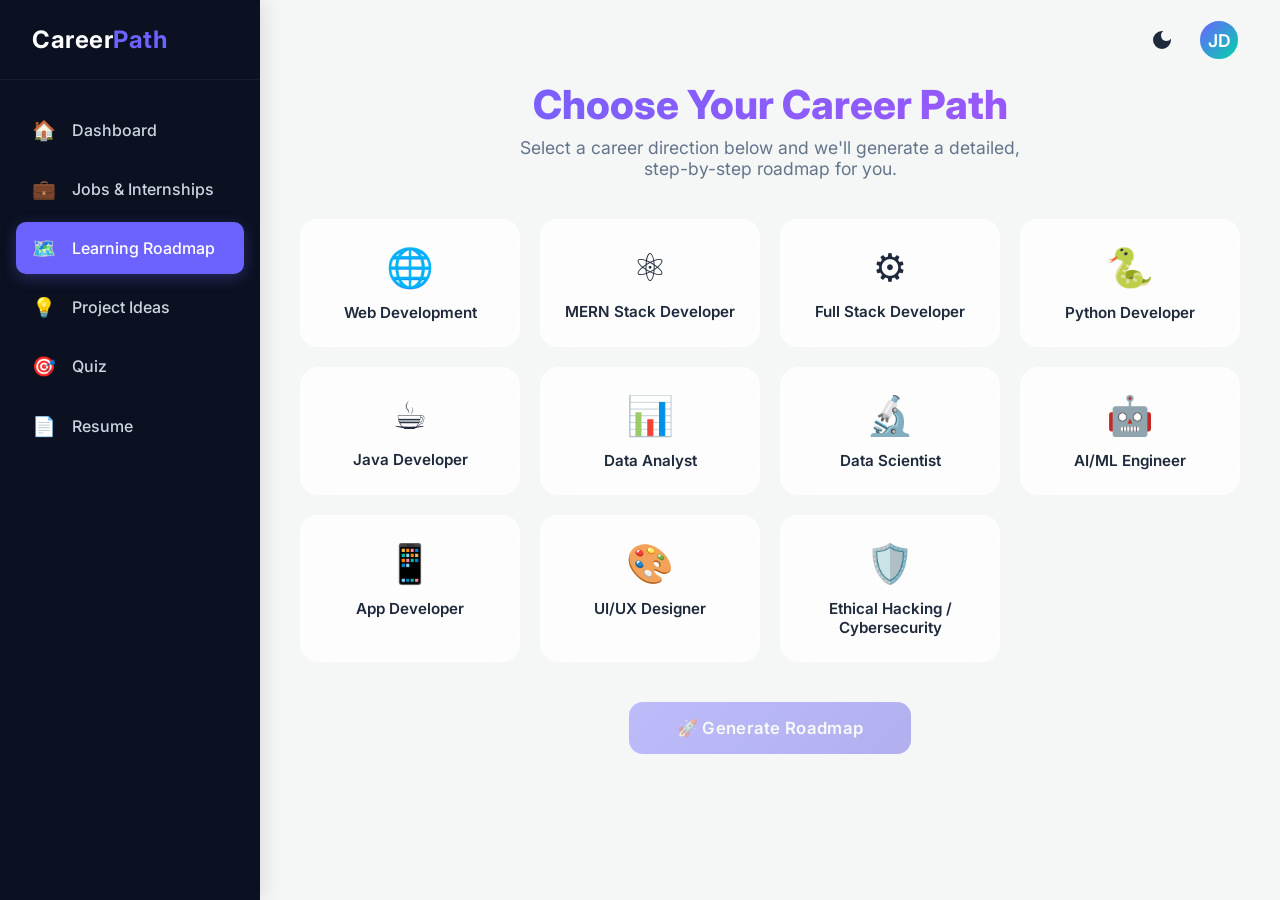
<file: learning-roadmap.html>
<!DOCTYPE html>
<html lang="en">
<head>
    <meta charset="UTF-8">
    <meta name="viewport" content="width=device-width, initial-scale=1.0">
    <title>Learning Roadmaps - CareerPath</title>
    <meta name="description" content="Choose your career path and get a detailed, step-by-step learning roadmap to guide your professional journey.">
    <link rel="preconnect" href="https://fonts.googleapis.com">
    <link rel="preconnect" href="https://fonts.gstatic.com" crossorigin>
    <link href="https://fonts.googleapis.com/css2?family=Inter:wght@300;400;500;600;700;800&display=swap" rel="stylesheet">
    <style>
        :root {
            --clr-bg-start:#0d0f1a;--clr-bg-end:#121629;
            --clr-primary:#6c63ff;--clr-primary-h:#8b85ff;
            --clr-accent:#00d4aa;--clr-danger:#ff5c7a;
            --content-bg:#f4f7f6;--card-bg:#ffffff;
            --card-border:rgba(0,0,0,0.05);--card-shadow:0 10px 30px rgba(0,0,0,0.05);
            --clr-text:#1e293b;--clr-text-muted:#64748b;
            --input-bg:#f8fafc;--input-border:#e2e8f0;
            --sidebar-bg:#0b1120;--sidebar-hover:#1e293b;
            --sidebar-active:#6c63ff;--sidebar-text:#cbd5e1;--sidebar-text-active:#fff;
            --glass-bg:rgba(255,255,255,0.7);--glass-border:rgba(255,255,255,0.3);
            --radius-card:20px;--radius-input:12px;
            --font-main:'Inter',system-ui,sans-serif;
            --transition:0.25s cubic-bezier(0.4,0,0.2,1);
            --sidebar-width:260px;
            --gradient-primary:linear-gradient(135deg,#6c63ff,#4f46e5);
            --gradient-accent:linear-gradient(135deg,#6c63ff,#a855f7);
            --timeline-line:#e2e8f0;
        }
        [data-theme="dark"]{
            --content-bg:#0d0f1a;--card-bg:rgba(255,255,255,0.05);
            --card-border:rgba(255,255,255,0.08);--card-shadow:0 10px 30px rgba(0,0,0,0.2);
            --clr-text:#f1f5f9;--clr-text-muted:#94a3b8;
            --input-bg:rgba(255,255,255,0.05);--input-border:rgba(255,255,255,0.1);
            --glass-bg:rgba(255,255,255,0.06);--glass-border:rgba(255,255,255,0.1);
            --timeline-line:rgba(255,255,255,0.1);
        }
        *{box-sizing:border-box;margin:0;padding:0;}
        html{scroll-behavior:smooth;}
        body{font-family:var(--font-main);background:var(--content-bg);color:var(--clr-text);display:flex;min-height:100vh;overflow-x:hidden;transition:background var(--transition),color var(--transition);}

        /* ── Sidebar ── */
        .sidebar{width:var(--sidebar-width);height:100vh;position:fixed;top:0;left:0;background:var(--sidebar-bg);color:var(--sidebar-text);display:flex;flex-direction:column;z-index:1000;box-shadow:4px 0 20px rgba(0,0,0,0.1);}
        .sidebar-brand{height:80px;display:flex;align-items:center;padding:0 2rem;font-size:1.5rem;font-weight:700;color:#fff;letter-spacing:.5px;border-bottom:1px solid rgba(255,255,255,0.05);margin-bottom:1.5rem;}
        .sidebar-brand span{color:var(--clr-primary);}
        .sidebar-nav{flex:1;padding:0 1rem;display:flex;flex-direction:column;gap:.5rem;list-style:none;}
        .nav-item{display:flex;align-items:center;padding:.85rem 1rem;border-radius:10px;color:var(--sidebar-text);text-decoration:none;font-weight:500;cursor:pointer;transition:all var(--transition);}
        .nav-item .icon{font-size:1.2rem;margin-right:1rem;width:24px;text-align:center;}
        .nav-item:hover{background:var(--sidebar-hover);color:var(--sidebar-text-active);}
        .nav-item.active{background:var(--sidebar-active);color:#fff;box-shadow:0 4px 15px rgba(108,99,255,0.3);}

        /* ── Main Content ── */
        .main-content{margin-left:var(--sidebar-width);width:calc(100% - var(--sidebar-width));display:flex;flex-direction:column;min-height:100vh;}
        .top-toolbar{height:80px;display:flex;justify-content:flex-end;align-items:center;padding:0 2.5rem;gap:1.5rem;}
        .theme-toggle{background:none;border:none;color:var(--clr-text);cursor:pointer;position:relative;width:24px;height:24px;display:flex;align-items:center;justify-content:center;transition:transform var(--transition);}
        .theme-toggle:hover{transform:scale(1.1);}
        .theme-toggle svg{position:absolute;width:100%;height:100%;transition:opacity var(--transition),transform var(--transition);}
        .sun-icon{opacity:0;transform:rotate(-45deg);}
        .moon-icon{opacity:1;transform:rotate(0);}
        [data-theme="dark"] .sun-icon{opacity:1;transform:rotate(0);}
        [data-theme="dark"] .moon-icon{opacity:0;transform:rotate(45deg);}
        .profile-container{position:relative;}
        .profile-icon{width:42px;height:42px;border-radius:50%;background:linear-gradient(135deg,var(--clr-primary),var(--clr-accent));color:#fff;display:flex;align-items:center;justify-content:center;font-weight:600;font-size:1.1rem;cursor:pointer;user-select:none;transition:transform var(--transition),box-shadow var(--transition);border:2px solid var(--content-bg);}
        .profile-icon:hover{transform:translateY(-2px);box-shadow:0 4px 12px rgba(108,99,255,0.3);}
        .profile-dropdown{position:absolute;top:55px;right:0;width:220px;background:var(--card-bg);border:1px solid var(--card-border);border-radius:var(--radius-input);box-shadow:var(--card-shadow);backdrop-filter:blur(20px);display:flex;flex-direction:column;padding:.5rem 0;opacity:0;pointer-events:none;transform:translateY(-10px);transition:all var(--transition);z-index:100;}
        .profile-dropdown.show{opacity:1;pointer-events:auto;transform:translateY(0);}
        .dropdown-header{padding:1rem 1.25rem;border-bottom:1px solid var(--card-border);margin-bottom:.5rem;}
        .dropdown-header .user-name{font-weight:600;color:var(--clr-text);margin-bottom:.25rem;display:block;}
        .dropdown-header .user-email{font-size:.8rem;color:var(--clr-text-muted);}
        .dropdown-item{padding:.75rem 1.25rem;color:var(--clr-text);text-decoration:none;font-size:.9rem;transition:background var(--transition);display:flex;align-items:center;gap:.75rem;}
        .dropdown-item:hover{background:var(--input-bg);}
        .dropdown-item.text-danger{color:var(--clr-danger);}
        .dropdown-item.text-danger:hover{background:rgba(255,92,122,0.1);}

        .content-wrapper{padding:0 2.5rem 3rem;flex:1;position:relative;}

        /* ── VIEWS TRANSITION ── */
        .view{opacity:1;transform:translateY(0);transition:opacity .4s ease,transform .4s ease;position:relative;}
        .view.hidden{opacity:0;transform:translateY(20px);pointer-events:none;position:absolute;top:0;left:0;width:100%;z-index:-1;}

        /* ── STEP 1: CAREER SELECTION ── */
        .selection-header{text-align:center;margin-bottom:2.5rem;}
        .selection-header h1{font-size:2.5rem;font-weight:800;background:var(--gradient-accent);-webkit-background-clip:text;-webkit-text-fill-color:transparent;background-clip:text;margin-bottom:.5rem;}
        .selection-header p{color:var(--clr-text-muted);font-size:1.1rem;max-width:500px;margin:0 auto;}

        .career-grid{display:grid;grid-template-columns:repeat(auto-fill,minmax(220px,1fr));gap:1.25rem;margin-bottom:2.5rem;}
        .career-card{background:var(--glass-bg);border:1px solid var(--glass-border);backdrop-filter:blur(16px);-webkit-backdrop-filter:blur(16px);border-radius:18px;padding:1.5rem;cursor:pointer;transition:all .3s ease;position:relative;overflow:hidden;display:flex;flex-direction:column;align-items:center;text-align:center;gap:.75rem;}
        .career-card::before{content:'';position:absolute;inset:0;border-radius:18px;background:var(--gradient-accent);opacity:0;transition:opacity .3s ease;z-index:0;}
        .career-card:hover{transform:translateY(-6px);box-shadow:0 16px 40px rgba(108,99,255,0.18);}
        .career-card:hover::before{opacity:.08;}
        .career-card.selected{border-color:var(--clr-primary);box-shadow:0 0 0 2px var(--clr-primary),0 12px 35px rgba(108,99,255,0.25);}
        .career-card.selected::before{opacity:.12;}
        .career-card .card-icon{font-size:2.4rem;position:relative;z-index:1;}
        .career-card .card-title{font-weight:600;font-size:.95rem;color:var(--clr-text);position:relative;z-index:1;}
        .career-card .card-check{position:absolute;top:12px;right:12px;width:24px;height:24px;border-radius:50%;background:var(--clr-primary);color:#fff;display:flex;align-items:center;justify-content:center;font-size:.75rem;opacity:0;transform:scale(0);transition:all .25s ease;z-index:1;}
        .career-card.selected .card-check{opacity:1;transform:scale(1);}

        .generate-btn{display:block;margin:0 auto;padding:1rem 3rem;border:none;border-radius:14px;background:var(--gradient-primary);color:#fff;font-family:var(--font-main);font-size:1.05rem;font-weight:600;cursor:pointer;transition:all .3s ease;box-shadow:0 8px 25px rgba(108,99,255,0.3);letter-spacing:.3px;}
        .generate-btn:hover{transform:translateY(-3px);box-shadow:0 14px 35px rgba(108,99,255,0.4);}
        .generate-btn:active{transform:translateY(0);}
        .generate-btn:disabled{opacity:.4;cursor:not-allowed;transform:none;box-shadow:none;}

        /* ── STEP 2: ROADMAP VIEW ── */
        .roadmap-top-bar{display:flex;justify-content:space-between;align-items:center;margin-bottom:2rem;flex-wrap:wrap;gap:1rem;}
        .roadmap-title-area h1{font-size:2rem;font-weight:800;color:var(--clr-text);margin-bottom:.25rem;}
        .roadmap-title-area p{color:var(--clr-text-muted);font-size:1rem;}
        .change-plan-btn{padding:.7rem 1.5rem;border:2px solid var(--clr-primary);border-radius:12px;background:transparent;color:var(--clr-primary);font-family:var(--font-main);font-weight:600;font-size:.9rem;cursor:pointer;transition:all .25s ease;}
        .change-plan-btn:hover{background:var(--clr-primary);color:#fff;box-shadow:0 6px 20px rgba(108,99,255,0.3);}

        /* Progress Bar */
        .progress-section{background:var(--glass-bg);border:1px solid var(--glass-border);backdrop-filter:blur(16px);border-radius:16px;padding:1.25rem 1.5rem;margin-bottom:2.5rem;display:flex;align-items:center;gap:1.5rem;flex-wrap:wrap;}
        .progress-info{font-weight:600;font-size:.95rem;color:var(--clr-text);white-space:nowrap;}
        .progress-info span{color:var(--clr-primary);}
        .progress-bar-track{flex:1;height:10px;background:var(--input-bg);border-radius:99px;overflow:hidden;min-width:150px;border:1px solid var(--input-border);}
        .progress-bar-fill{height:100%;border-radius:99px;background:var(--gradient-accent);transition:width .6s ease;width:0%;}
        .progress-pct{font-weight:700;color:var(--clr-primary);font-size:.95rem;min-width:40px;text-align:right;}

        /* Timeline */
        .timeline{position:relative;padding-left:40px;}
        .timeline::before{content:'';position:absolute;left:18px;top:0;bottom:0;width:3px;background:var(--timeline-line);border-radius:99px;}
        .phase-block{position:relative;margin-bottom:2.5rem;animation:fadeInUp .5s ease both;}
        .phase-block:last-child{margin-bottom:0;}
        .phase-dot{position:absolute;left:-40px;top:4px;width:38px;height:38px;border-radius:50%;background:var(--gradient-primary);display:flex;align-items:center;justify-content:center;color:#fff;font-weight:700;font-size:.85rem;box-shadow:0 4px 14px rgba(108,99,255,0.35);z-index:2;border:3px solid var(--content-bg);transition:transform .25s ease;}
        .phase-block:hover .phase-dot{transform:scale(1.15);}
        .phase-dot.completed-dot{background:linear-gradient(135deg,#00d4aa,#00b894);}
        .phase-card{background:var(--glass-bg);border:1px solid var(--glass-border);backdrop-filter:blur(16px);border-radius:18px;padding:1.75rem;transition:all .3s ease;overflow:hidden;}
        .phase-card:hover{box-shadow:0 12px 35px rgba(108,99,255,0.12);transform:translateX(6px);}
        [data-theme="dark"] .phase-card:hover{box-shadow:0 12px 35px rgba(108,99,255,0.2);}
        .phase-header{display:flex;justify-content:space-between;align-items:center;margin-bottom:1.25rem;flex-wrap:wrap;gap:.5rem;}
        .phase-label{font-size:1.2rem;font-weight:700;color:var(--clr-text);}
        .phase-duration{font-size:.8rem;font-weight:600;padding:.35rem .85rem;border-radius:99px;background:rgba(108,99,255,0.1);color:var(--clr-primary);}
        .phase-section{margin-bottom:1rem;}
        .phase-section:last-child{margin-bottom:0;}
        .phase-section-title{font-size:.75rem;font-weight:700;text-transform:uppercase;letter-spacing:1.2px;color:var(--clr-text-muted);margin-bottom:.6rem;}
        .tag-list{display:flex;flex-wrap:wrap;gap:.45rem;}
        .tag{padding:.35rem .8rem;border-radius:99px;font-size:.8rem;font-weight:500;background:var(--input-bg);border:1px solid var(--input-border);color:var(--clr-text);transition:all .2s ease;cursor:default;}
        .tag:hover{border-color:var(--clr-primary);color:var(--clr-primary);}
        .tag.tool-tag{background:rgba(0,212,170,0.08);border-color:rgba(0,212,170,0.2);color:#00b894;}
        .tag.tool-tag:hover{border-color:var(--clr-accent);color:var(--clr-accent);}
        .project-card{background:var(--input-bg);border:1px solid var(--input-border);border-radius:12px;padding:1rem 1.25rem;display:flex;align-items:center;gap:.75rem;transition:all .2s ease;}
        .project-card:hover{border-color:var(--clr-primary);}
        .project-icon{font-size:1.3rem;}
        .project-name{font-weight:600;font-size:.9rem;color:var(--clr-text);}
        .phase-check-btn{width:28px;height:28px;border-radius:50%;border:2px solid var(--input-border);background:transparent;cursor:pointer;display:flex;align-items:center;justify-content:center;transition:all .25s ease;color:transparent;font-size:.8rem;flex-shrink:0;}
        .phase-check-btn:hover{border-color:var(--clr-accent);}
        .phase-check-btn.done{background:var(--clr-accent);border-color:var(--clr-accent);color:#fff;}

        @keyframes fadeInUp{from{opacity:0;transform:translateY(25px);}to{opacity:1;transform:translateY(0);}}

        @media(max-width:768px){
            .sidebar{transform:translateX(-100%);}
            .main-content{margin-left:0;width:100%;}
            .content-wrapper{padding:0 1.25rem 2rem;}
            .career-grid{grid-template-columns:repeat(auto-fill,minmax(160px,1fr));}
            .selection-header h1{font-size:1.75rem;}
            .timeline{padding-left:35px;}
            .phase-dot{left:-35px;width:32px;height:32px;font-size:.75rem;}
        }
    </style>
</head>
<body data-theme="light">
    <aside class="sidebar">
        <div class="sidebar-brand">Career<span>Path</span></div>
        <ul class="sidebar-nav">
            <a href="dashboard.html" class="nav-item" style="text-decoration:none"><span class="icon">🏠</span> Dashboard</a>
            <li class="nav-item" data-target="jobs"><span class="icon">💼</span> Jobs & Internships</li>
            <a href="learning-roadmap.html" class="nav-item active" style="text-decoration:none"><span class="icon">🗺️</span> Learning Roadmap</a>
            <div onclick="document.getElementById('frame').src='project.html'" class="nav-item" data-target="projects"><span class="icon">💡</span> Project Ideas</div>
            <li class="nav-item" data-target="quiz"><span class="icon">🎯</span> Quiz</li>
            <li class="nav-item" data-target="resume"><span class="icon">📄</span> Resume</li>
        </ul>
    </aside>

    <main class="main-content">
        <header class="top-toolbar">
            <button id="themeToggle" class="theme-toggle" aria-label="Toggle theme">
                <svg class="sun-icon" xmlns="http://www.w3.org/2000/svg" viewBox="0 0 24 24" fill="currentColor"><path d="M12 7a5 5 0 1 0 0 10 5 5 0 0 0 0-10zm0 8a3 3 0 1 1 0-6 3 3 0 0 1 0 6zm-1-13h2v3h-2zm0 18h2v3h-2zm-8.485-3.05 2.121-2.122 1.414 1.415-2.122 2.121zm14.142-14.142 2.121-2.122 1.414 1.415-2.122 2.121zM2 11h3v2H2zm18 0h3v2h-3zM5.636 5.636l1.414 1.414-2.121 2.121-1.414-1.414zM16.243 16.243l1.414 1.414-2.121 2.121-1.414-1.414z"/></svg>
                <svg class="moon-icon" xmlns="http://www.w3.org/2000/svg" viewBox="0 0 24 24" fill="currentColor"><path d="M12 3a9 9 0 1 0 9 9c0-.46-.04-.92-.1-1.36a5.389 5.389 0 0 1-4.4 2.26 5.403 5.403 0 0 1-3.14-9.8c-.44-.06-.9-.1-1.36-.1z"/></svg>
            </button>
            <div class="profile-container">
                <div class="profile-icon" id="profileIcon">JD</div>
                <div class="profile-dropdown" id="profileDropdown">
                    <div class="dropdown-header"><span class="user-name">Jane Doe</span><span class="user-email">jane.doe@gmail.com</span></div>
                    <a href="details.html" class="dropdown-item">✏️ Edit Profile</a>
                    <a href="index.html" class="dropdown-item text-danger">🚪 Logout</a>
                </div>
            </div>
        </header>

        <div class="content-wrapper">
            <!-- STEP 1: Career Selection View -->
            <div id="selectionView" class="view">
                <div class="selection-header">
                    <h1>Choose Your Career Path</h1>
                    <p>Select a career direction below and we'll generate a detailed, step-by-step roadmap for you.</p>
                </div>
                <div class="career-grid" id="careerGrid"></div>
                <button class="generate-btn" id="generateBtn" disabled>🚀 Generate Roadmap</button>
            </div>

            <!-- STEP 2: Roadmap View -->
            <div id="roadmapView" class="view hidden">
                <div class="roadmap-top-bar">
                    <div class="roadmap-title-area"><h1 id="roadmapTitle"></h1><p>Your step-by-step career pathway</p></div>
                    <button class="change-plan-btn" id="changePlanBtn">← Change Plan</button>
                </div>
                <div class="progress-section">
                    <div class="progress-info"><span id="progressCount">0</span> / <span id="progressTotal">0</span> Phases Complete</div>
                    <div class="progress-bar-track"><div class="progress-bar-fill" id="progressFill"></div></div>
                    <div class="progress-pct" id="progressPct">0%</div>
                </div>
                <div class="timeline" id="timelineContainer"></div>
            </div>
        </div>
    </main>

<script>
/* ── Theme & Dropdown ── */
const rootEl=document.body,themeBtn=document.getElementById('themeToggle');
function setTheme(t){rootEl.setAttribute('data-theme',t);localStorage.setItem('btech_theme',t);}
(function(){const s=localStorage.getItem('btech_theme');s?setTheme(s):setTheme(window.matchMedia('(prefers-color-scheme:dark)').matches?'dark':'light');})();
themeBtn.addEventListener('click',()=>{setTheme(rootEl.getAttribute('data-theme')==='light'?'dark':'light');});
const pIcon=document.getElementById('profileIcon'),pDrop=document.getElementById('profileDropdown');
pIcon.addEventListener('click',e=>{e.stopPropagation();pDrop.classList.toggle('show');});
document.addEventListener('click',e=>{if(!pDrop.contains(e.target)&&!pIcon.contains(e.target))pDrop.classList.remove('show');});

/* ── Career Data ── */
const careers=[
{id:'web',title:'Web Development',icon:'🌐',phases:[
{name:'Phase 1 – Foundation',dur:'1–2 months',skills:['HTML5','CSS3','JavaScript Basics','Git & GitHub'],tools:['VS Code','Chrome DevTools','GitHub'],project:'Personal Portfolio Website'},
{name:'Phase 2 – Intermediate',dur:'2–3 months',skills:['Responsive Design','Sass/SCSS','ES6+ Features','REST APIs'],tools:['Figma','Postman','NPM'],project:'Responsive Blog Platform'},
{name:'Phase 3 – Frameworks',dur:'2–3 months',skills:['React.js','Tailwind CSS','State Management','Routing'],tools:['Vite','React DevTools'],project:'Interactive Dashboard App'},
{name:'Phase 4 – Deployment',dur:'1 month',skills:['CI/CD Basics','Performance Optimization','SEO','Testing'],tools:['Netlify','Vercel','Lighthouse'],project:'Production Portfolio with CI/CD'}]},
{id:'mern',title:'MERN Stack Developer',icon:'⚛️',phases:[
{name:'Phase 1 – Foundation',dur:'1–2 months',skills:['HTML5','CSS3','JavaScript Basics','Git & GitHub'],tools:['VS Code','Chrome DevTools','GitHub'],project:'Personal Portfolio Website'},
{name:'Phase 2 – Core Skills',dur:'2–3 months',skills:['React.js','TypeScript','Tailwind CSS','REST APIs'],tools:['Vite','Postman','Figma'],project:'Task Management App with API Integration'},
{name:'Phase 3 – Backend & Database',dur:'2–3 months',skills:['Node.js','Express.js','MongoDB','Mongoose'],tools:['MongoDB Atlas','Compass','Thunder Client'],project:'Full Stack CRUD Application'},
{name:'Phase 4 – Deployment & Advanced',dur:'1–2 months',skills:['Authentication','JWT','Deployment','Performance Optimization'],tools:['Netlify','Vercel','Render'],project:'Production-ready Full Stack Project'}]},
{id:'fullstack',title:'Full Stack Developer',icon:'⚙️',phases:[
{name:'Phase 1 – Frontend Foundation',dur:'1–2 months',skills:['HTML5','CSS3','JavaScript','Responsive Design'],tools:['VS Code','Git','Figma'],project:'Responsive Landing Page'},
{name:'Phase 2 – Frontend Framework',dur:'2–3 months',skills:['React / Vue / Angular','State Management','TypeScript','API Integration'],tools:['Vite','Redux/Pinia','Storybook'],project:'Single Page Application'},
{name:'Phase 3 – Backend',dur:'2–3 months',skills:['Node.js / Python / Java','REST & GraphQL','SQL & NoSQL Databases','Authentication'],tools:['Express/Django/Spring','PostgreSQL','MongoDB'],project:'Full Stack E-Commerce App'},
{name:'Phase 4 – DevOps & Deploy',dur:'1–2 months',skills:['Docker','CI/CD','Cloud Services','Monitoring'],tools:['AWS / GCP','GitHub Actions','Docker Hub'],project:'Deployed Microservice Application'}]},
{id:'python',title:'Python Developer',icon:'🐍',phases:[
{name:'Phase 1 – Basics',dur:'1–2 months',skills:['Python Syntax','Data Structures','Functions','File I/O'],tools:['VS Code','Jupyter','PyCharm'],project:'CLI Task Manager'},
{name:'Phase 2 – Intermediate',dur:'2 months',skills:['OOP','Error Handling','Modules & Packages','Decorators'],tools:['pip','virtualenv','pylint'],project:'Library Management System'},
{name:'Phase 3 – Web & APIs',dur:'2–3 months',skills:['Flask / Django','REST APIs','Database (SQLAlchemy)','Authentication'],tools:['Postman','PostgreSQL','Docker'],project:'Blog API with Auth'},
{name:'Phase 4 – Advanced',dur:'1–2 months',skills:['Async Programming','Testing','Deployment','Caching'],tools:['pytest','Redis','Heroku/Render'],project:'Production Python Web App'}]},
{id:'java',title:'Java Developer',icon:'☕',phases:[
{name:'Phase 1 – Core Java',dur:'2 months',skills:['Java Syntax','OOP Concepts','Collections Framework','Exception Handling'],tools:['IntelliJ IDEA','JDK','Maven'],project:'Console Banking App'},
{name:'Phase 2 – Advanced Java',dur:'2 months',skills:['Multithreading','JDBC','Streams API','Generics'],tools:['MySQL','JUnit','Git'],project:'Student Management System'},
{name:'Phase 3 – Spring Framework',dur:'2–3 months',skills:['Spring Boot','Spring MVC','Spring Data JPA','Security'],tools:['Postman','H2/PostgreSQL','Swagger'],project:'REST API Microservice'},
{name:'Phase 4 – Enterprise',dur:'1–2 months',skills:['Microservices','Docker','Kafka/RabbitMQ','Cloud Deploy'],tools:['Docker','Kubernetes','AWS'],project:'Cloud Deployed Microservice'}]},
{id:'data-analyst',title:'Data Analyst',icon:'📊',phases:[
{name:'Phase 1 – Foundations',dur:'1–2 months',skills:['Statistics Basics','Excel Advanced','SQL Queries','Data Cleaning'],tools:['Excel','MySQL','Google Sheets'],project:'Sales Data Analysis Report'},
{name:'Phase 2 – Python for Data',dur:'2 months',skills:['Pandas','NumPy','Matplotlib','Seaborn'],tools:['Jupyter Notebook','Anaconda','VS Code'],project:'Exploratory Data Analysis Project'},
{name:'Phase 3 – BI & Visualization',dur:'2 months',skills:['Power BI','Tableau','Dashboard Design','Storytelling with Data'],tools:['Power BI','Tableau Public','Google Data Studio'],project:'Interactive Sales Dashboard'},
{name:'Phase 4 – Advanced Analytics',dur:'1–2 months',skills:['Predictive Analytics','A/B Testing','Data Pipelines','ETL'],tools:['Apache Airflow','BigQuery','dbt'],project:'End-to-End Analytics Pipeline'}]},
{id:'data-scientist',title:'Data Scientist',icon:'🔬',phases:[
{name:'Phase 1 – Math & Programming',dur:'2 months',skills:['Python','Linear Algebra','Probability & Statistics','Data Wrangling'],tools:['Jupyter','NumPy','Pandas'],project:'Statistical Analysis Notebook'},
{name:'Phase 2 – Machine Learning',dur:'2–3 months',skills:['Supervised Learning','Unsupervised Learning','Feature Engineering','Model Evaluation'],tools:['Scikit-learn','Matplotlib','Seaborn'],project:'Predictive Model (Housing / Loan)'},
{name:'Phase 3 – Deep Learning',dur:'2–3 months',skills:['Neural Networks','CNNs','NLP Basics','Transfer Learning'],tools:['TensorFlow','Keras','PyTorch'],project:'Image Classification System'},
{name:'Phase 4 – Deployment',dur:'1–2 months',skills:['MLOps','Model Serving','API Integration','Experiment Tracking'],tools:['MLflow','FastAPI','Docker'],project:'Deployed ML Model with API'}]},
{id:'aiml',title:'AI/ML Engineer',icon:'🤖',phases:[
{name:'Phase 1 – Foundations',dur:'2 months',skills:['Python','Linear Algebra','Calculus','Probability'],tools:['Jupyter','NumPy','Pandas'],project:'Math Visualization Toolkit'},
{name:'Phase 2 – Machine Learning',dur:'2–3 months',skills:['Regression','Classification','Clustering','Ensemble Methods'],tools:['Scikit-learn','XGBoost','Optuna'],project:'End-to-End ML Pipeline'},
{name:'Phase 3 – Deep Learning & NLP',dur:'2–3 months',skills:['CNNs','RNNs/Transformers','GANs','LLM Fine-tuning'],tools:['PyTorch','Hugging Face','CUDA'],project:'Custom Chatbot / Text Classifier'},
{name:'Phase 4 – Production AI',dur:'1–2 months',skills:['MLOps','Distributed Training','Model Optimization','Edge AI'],tools:['MLflow','Docker','Kubernetes','ONNX'],project:'Production AI System'}]},
{id:'app-dev',title:'App Developer',icon:'📱',phases:[
{name:'Phase 1 – Basics',dur:'1–2 months',skills:['Dart / Kotlin / Swift','UI Fundamentals','State Management','Navigation'],tools:['Flutter / Android Studio / Xcode','Emulator','Git'],project:'Personal Expense Tracker'},
{name:'Phase 2 – Intermediate',dur:'2 months',skills:['API Integration','Local Storage','Authentication','Push Notifications'],tools:['Firebase','Hive/SQLite','Postman'],project:'Weather App with API'},
{name:'Phase 3 – Advanced',dur:'2–3 months',skills:['Custom Animations','Advanced State Mgmt','Testing','Performance'],tools:['Riverpod/Bloc','Mockito','DevTools'],project:'Social Media App Clone'},
{name:'Phase 4 – Publish',dur:'1 month',skills:['App Store Guidelines','CI/CD','Analytics','Monetization'],tools:['Play Console','App Store Connect','Firebase Analytics'],project:'Published App on Store'}]},
{id:'uiux',title:'UI/UX Designer',icon:'🎨',phases:[
{name:'Phase 1 – Design Thinking',dur:'1 month',skills:['Design Principles','Color Theory','Typography','User Research'],tools:['Figma','Miro','Google Forms'],project:'User Persona & Journey Map'},
{name:'Phase 2 – UI Design',dur:'2 months',skills:['Wireframing','Prototyping','Component Design','Design Systems'],tools:['Figma','Adobe XD','Sketch'],project:'Mobile App UI Design'},
{name:'Phase 3 – UX Deep Dive',dur:'2 months',skills:['Usability Testing','Information Architecture','Interaction Design','Accessibility'],tools:['Maze','Hotjar','Contrast Checker'],project:'Redesign Case Study'},
{name:'Phase 4 – Portfolio',dur:'1 month',skills:['Presentation Skills','Motion Design','Handoff','Collaboration'],tools:['Principle','Lottie','Zeplin'],project:'Complete Design Portfolio'}]},
{id:'cybersec',title:'Ethical Hacking / Cybersecurity',icon:'🛡️',phases:[
{name:'Phase 1 – Networking & Linux',dur:'2 months',skills:['Networking (TCP/IP, DNS)','Linux CLI','OS Security','Bash Scripting'],tools:['Kali Linux','Wireshark','VirtualBox'],project:'Home Lab Network Setup'},
{name:'Phase 2 – Security Fundamentals',dur:'2 months',skills:['OWASP Top 10','Cryptography','Web App Security','Vulnerability Assessment'],tools:['Burp Suite','Nmap','OWASP ZAP'],project:'Vulnerable App Penetration Test'},
{name:'Phase 3 – Offensive Security',dur:'2–3 months',skills:['Penetration Testing','Exploit Development','Social Engineering','Wireless Security'],tools:['Metasploit','John the Ripper','Aircrack-ng'],project:'Full Pentest Report'},
{name:'Phase 4 – Certifications & Career',dur:'2 months',skills:['Incident Response','Forensics','Compliance','Report Writing'],tools:['Splunk','Autopsy','Nessus'],project:'CTF Challenges & CEH Prep'}]}
];

/* ── Render Career Cards ── */
const grid=document.getElementById('careerGrid'),genBtn=document.getElementById('generateBtn');
let selectedCareer=null;
careers.forEach(c=>{
    const card=document.createElement('div');
    card.className='career-card';card.id='card-'+c.id;
    card.innerHTML=`<div class="card-check">✓</div><div class="card-icon">${c.icon}</div><div class="card-title">${c.title}</div>`;
    card.addEventListener('click',()=>{
        document.querySelectorAll('.career-card').forEach(el=>el.classList.remove('selected'));
        card.classList.add('selected');selectedCareer=c;genBtn.disabled=false;
    });
    grid.appendChild(card);
});

/* ── View Switching ── */
const selView=document.getElementById('selectionView'),rmView=document.getElementById('roadmapView');
const changePlanBtn=document.getElementById('changePlanBtn');

genBtn.addEventListener('click',()=>{if(!selectedCareer)return;renderRoadmap(selectedCareer);selView.classList.add('hidden');rmView.classList.remove('hidden');window.scrollTo({top:0,behavior:'smooth'});});
changePlanBtn.addEventListener('click',()=>{rmView.classList.add('hidden');selView.classList.remove('hidden');window.scrollTo({top:0,behavior:'smooth'});});

/* ── Render Roadmap ── */
function renderRoadmap(career){
    document.getElementById('roadmapTitle').textContent=career.title+' Roadmap';
    const total=career.phases.length;
    document.getElementById('progressTotal').textContent=total;
    document.getElementById('progressCount').textContent='0';
    document.getElementById('progressPct').textContent='0%';
    document.getElementById('progressFill').style.width='0%';
    const tl=document.getElementById('timelineContainer');tl.innerHTML='';
    career.phases.forEach((phase,i)=>{
        const block=document.createElement('div');block.className='phase-block';
        block.style.animationDelay=i*0.12+'s';
        const skillTags=phase.skills.map(s=>`<span class="tag">${s}</span>`).join('');
        const toolTags=phase.tools.map(t=>`<span class="tag tool-tag">${t}</span>`).join('');
        block.innerHTML=`
            <div class="phase-dot" id="dot-${i}">${i+1}</div>
            <div class="phase-card">
                <div class="phase-header">
                    <div><span class="phase-label">${phase.name}</span></div>
                    <div style="display:flex;align-items:center;gap:.75rem">
                        <span class="phase-duration">${phase.dur}</span>
                        <button class="phase-check-btn" id="check-${i}" onclick="togglePhase(${i},${total})" title="Mark complete">✔</button>
                    </div>
                </div>
                <div class="phase-section"><div class="phase-section-title">🎯 Skills</div><div class="tag-list">${skillTags}</div></div>
                <div class="phase-section"><div class="phase-section-title">🛠️ Tools</div><div class="tag-list">${toolTags}</div></div>
                <div class="phase-section"><div class="phase-section-title">🚀 Project</div><div class="project-card"><span class="project-icon">📂</span><span class="project-name">${phase.project}</span></div></div>
            </div>`;
        tl.appendChild(block);
    });
}

/* ── Progress Tracking ── */
function togglePhase(idx,total){
    const btn=document.getElementById('check-'+idx),dot=document.getElementById('dot-'+idx);
    btn.classList.toggle('done');dot.classList.toggle('completed-dot');
    const done=document.querySelectorAll('.phase-check-btn.done').length;
    const pct=Math.round(done/total*100);
    document.getElementById('progressCount').textContent=done;
    document.getElementById('progressPct').textContent=pct+'%';
    document.getElementById('progressFill').style.width=pct+'%';
}
</script>
</body>
</html>
</file>
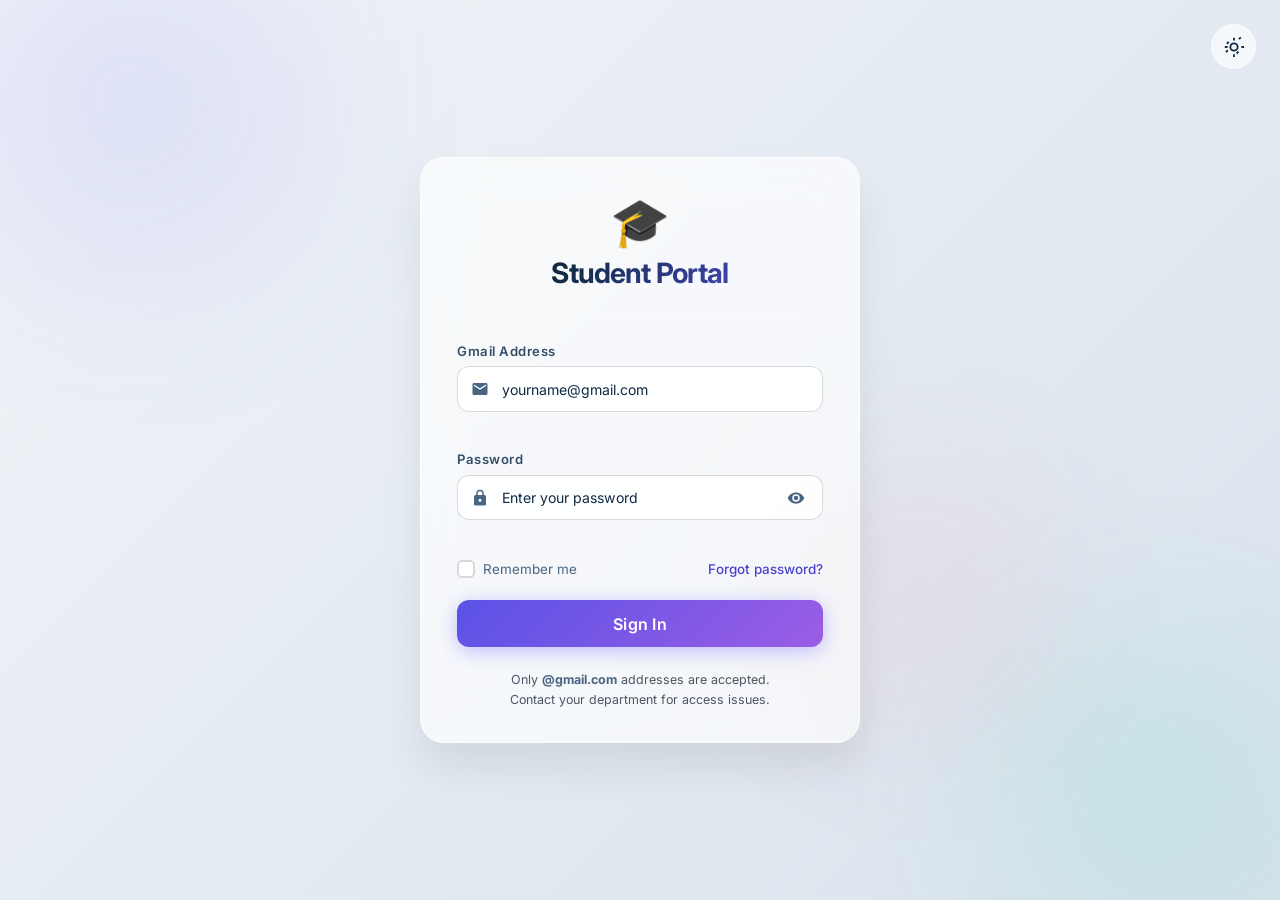
<file: login.html>
<!DOCTYPE html>
<html lang="en">

<head>
    <meta charset="UTF-8" />
    <meta name="viewport" content="width=device-width, initial-scale=1.0" />
    <meta name="description"
        content="Secure B.Tech student login portal. Sign in with your Gmail to access the student dashboard." />
    <title>B.Tech Student Login Portal</title>

    <!-- Google Font: Inter -->
    <link rel="preconnect" href="https://fonts.googleapis.com" />
    <link rel="preconnect" href="https://fonts.gstatic.com" crossorigin />
    <link href="https://fonts.googleapis.com/css2?family=Inter:wght@300;400;500;600;700&display=swap"
        rel="stylesheet" />

    <link rel="stylesheet" href="style.css" />
</head>

<body>

    <!-- Theme Toggle -->
    <button id="themeToggle" class="theme-toggle" aria-label="Toggle light/dark mode">
        <svg class="sun-icon" xmlns="http://www.w3.org/2000/svg" viewBox="0 0 24 24" fill="currentColor">
            <path
                d="M12 7a5 5 0 1 0 0 10 5 5 0 0 0 0-10zm0 8a3 3 0 1 1 0-6 3 3 0 0 1 0 6zm-1-13h2v3h-2zm0 18h2v3h-2zm-8.485-3.05 2.121-2.122 1.414 1.415-2.122 2.121zm14.142-14.142 2.121-2.122 1.414 1.415-2.122 2.121zM2 11h3v2H2zm18 0h3v2h-3zM5.636 5.636l1.414 1.414-2.121 2.121-1.414-1.414zM16.243 16.243l1.414 1.414-2.121 2.121-1.414-1.414z" />
        </svg>
        <svg class="moon-icon" xmlns="http://www.w3.org/2000/svg" viewBox="0 0 24 24" fill="currentColor">
            <path
                d="M12 3a9 9 0 1 0 9 9c0-.46-.04-.92-.1-1.36a5.389 5.389 0 0 1-4.4 2.26 5.403 5.403 0 0 1-3.14-9.8c-.44-.06-.9-.1-1.36-.1z" />
        </svg>
    </button>

    <!-- Animated background blobs -->
    <div class="bg-blob blob-1" aria-hidden="true"></div>
    <div class="bg-blob blob-2" aria-hidden="true"></div>
    <div class="bg-blob blob-3" aria-hidden="true"></div>

    <main class="login-wrapper" role="main">
        <div class="login-card" id="loginCard">

            <!-- Logo / Brand -->
            <div class="brand">
                <div class="brand-icon" aria-hidden="true">🎓</div>
                <h1 class="brand-title">Student Portal</h1>
            </div>

            <!-- Divider -->
            <div class="divider" aria-hidden="true"></div>

            <!-- Login Form -->
            <form onsubmit="redirectToDashboard(event)" id="loginForm" novalidate aria-label="Student login form">

                <!-- Gmail Field -->
                <div class="form-group">
                    <label for="gmail" class="form-label">Gmail Address</label>
                    <div class="input-wrapper">
                        <!-- Gmail icon -->
                        <span class="input-icon" aria-hidden="true">
                            <svg xmlns="http://www.w3.org/2000/svg" viewBox="0 0 24 24" fill="currentColor" width="18"
                                height="18">
                                <path
                                    d="M20 4H4c-1.1 0-2 .9-2 2v12c0 1.1.9 2 2 2h16c1.1 0 2-.9 2-2V6c0-1.1-.9-2-2-2zm0 4-8 5-8-5V6l8 5 8-5v2z" />
                            </svg>
                        </span>
                        <input type="email" id="gmail" name="gmail" class="form-input" placeholder="yourname@gmail.com"
                            autocomplete="email" required aria-required="true" aria-describedby="gmail-error" />
                    </div>
                    <!-- Inline error message -->
                    <span class="error-msg" id="gmail-error" role="alert" aria-live="polite"></span>
                </div>

                <!-- Password Field -->
                <div class="form-group">
                    <label for="password" class="form-label">Password</label>
                    <div class="input-wrapper">
                        <!-- Lock icon -->
                        <span class="input-icon" aria-hidden="true">
                            <svg xmlns="http://www.w3.org/2000/svg" viewBox="0 0 24 24" fill="currentColor" width="18"
                                height="18">
                                <path
                                    d="M18 8h-1V6A5 5 0 0 0 7 6v2H6a2 2 0 0 0-2 2v10a2 2 0 0 0 2 2h12a2 2 0 0 0 2-2V10a2 2 0 0 0-2-2zm-6 9a2 2 0 1 1 0-4 2 2 0 0 1 0 4zm3.1-9H8.9V6a3.1 3.1 0 0 1 6.2 0v2z" />
                            </svg>
                        </span>
                        <input type="password" id="password" name="password" class="form-input"
                            placeholder="Enter your password" autocomplete="current-password" required
                            aria-required="true" aria-describedby="password-error" />
                        <!-- Toggle password visibility -->
                        <button type="button" id="togglePassword" class="toggle-password"
                            aria-label="Toggle password visibility" title="Show / Hide password">
                            <!-- Eye icon (visible state) -->
                            <svg id="eyeOpen" xmlns="http://www.w3.org/2000/svg" viewBox="0 0 24 24" fill="currentColor"
                                width="18" height="18">
                                <path
                                    d="M12 4.5C7 4.5 2.73 7.61 1 12c1.73 4.39 6 7.5 11 7.5s9.27-3.11 11-7.5C21.27 7.61 17 4.5 12 4.5zm0 12.5a5 5 0 1 1 0-10 5 5 0 0 1 0 10zm0-8a3 3 0 1 0 0 6 3 3 0 0 0 0-6z" />
                            </svg>
                            <!-- Eye-slash icon (hidden state) -->
                            <svg id="eyeClosed" xmlns="http://www.w3.org/2000/svg" viewBox="0 0 24 24"
                                fill="currentColor" width="18" height="18" style="display:none;">
                                <path
                                    d="M12 7c2.76 0 5 2.24 5 5 0 .65-.13 1.26-.36 1.83l2.92 2.92c1.51-1.26 2.7-2.89 3.43-4.75-1.73-4.39-6-7.5-11-7.5-1.4 0-2.74.25-3.98.7l2.16 2.16C10.74 7.13 11.35 7 12 7zM2 4.27l2.28 2.28.46.46A11.804 11.804 0 0 0 1 12c1.73 4.39 6 7.5 11 7.5 1.55 0 3.03-.3 4.38-.84l.42.42L19.73 22 21 20.73 3.27 3 2 4.27zM7.53 9.8l1.55 1.55c-.05.21-.08.43-.08.65 0 1.66 1.34 3 3 3 .22 0 .44-.03.65-.08l1.55 1.55c-.67.33-1.41.53-2.2.53-2.76 0-5-2.24-5-5 0-.79.2-1.53.53-2.2zm4.31-.78 3.15 3.15.02-.16c0-1.66-1.34-3-3-3l-.17.01z" />
                            </svg>
                        </button>
                    </div>
                    <span class="error-msg" id="password-error" role="alert" aria-live="polite"></span>
                </div>

                <!-- Remember me + Forgot password row -->
                <div class="form-options">
                    <label class="remember-label" for="remember">
                        <input type="checkbox" id="remember" name="remember" />
                        <span class="checkmark" aria-hidden="true"></span>
                        Remember me
                    </label>
                    <a href="#" class="forgot-link" id="forgotLink">Forgot password?</a>
                </div>

                <!-- Submit button -->
                <button type="submit" class="btn-login" id="loginBtn">
                    <span class="btn-text">Sign In</span>
                    <span class="btn-spinner" id="btnSpinner" aria-hidden="true"></span>
                </button>

                <!-- Global form alert (success / error) -->
                <div class="form-alert" id="formAlert" role="alert" aria-live="assertive"></div>

            </form>

            <!-- Footer note -->
            <p class="card-footer-note">
                Only <strong>@gmail.com</strong> addresses are accepted.<br />
                Contact your department for access issues.
            </p>

        </div><!-- /.login-card -->
    </main>

    <script>
        function redirectToDashboard(event) {
            event.preventDefault(); // stop form refresh

            // optional: simple validation check
            const email = document.getElementById("gmail").value;
            const password = document.getElementById("password").value;

            if (email === "" || password === "") {
                alert("Please fill all fields");
                return;
            }

            // ✅ redirect
            window.location.href = "dashboard.html";
        }

        /**
 * script.js — B.Tech Student Login Portal
 *
 * Features:
 *   • Real-time Gmail field validation (must be @gmail.com)
 *   • Password strength validation (min 8 chars)
 *   • Toggle show/hide password
 *   • Loading spinner on submit
 *   • Simulated async login with success/error feedback
 *   • "Forgot password" modal-style alert
 *   • LocalStorage "Remember me" support
 *   • Accessible: aria-live announcements, focus management
 */

        'use strict';

        /* ── DOM References ─────────────────────────────────────── */
        const loginForm = document.getElementById('loginForm');
        const gmailInput = document.getElementById('gmail');
        const passwordInput = document.getElementById('password');
        const loginBtn = document.getElementById('loginBtn');
        const togglePasswordBtn = document.getElementById('togglePassword');
        const themeToggle = document.getElementById('themeToggle');
        const eyeOpen = document.getElementById('eyeOpen');
        const eyeClosed = document.getElementById('eyeClosed');
        const formAlert = document.getElementById('formAlert');
        const forgotLink = document.getElementById('forgotLink');
        const rememberCheck = document.getElementById('remember');

        /* ── Utility: Show / Clear inline field errors ───────────── */

        /**
         * Marks a field as invalid and shows an accessible error message.
         * @param {HTMLInputElement} input  - The input element
         * @param {string}           msg   - Error text to display
         */
        function showFieldError(input, msg) {
            const errorEl = document.getElementById(input.getAttribute('aria-describedby'));
            input.classList.add('input-error');
            input.setAttribute('aria-invalid', 'true');
            if (errorEl) {
                errorEl.textContent = msg;
                errorEl.classList.add('visible');
            }
        }

        /**
         * Removes the error state from a field.
         * @param {HTMLInputElement} input - The input element
         */
        function clearFieldError(input) {
            const errorEl = document.getElementById(input.getAttribute('aria-describedby'));
            input.classList.remove('input-error');
            input.removeAttribute('aria-invalid');
            if (errorEl) {
                errorEl.textContent = '';
                errorEl.classList.remove('visible');
            }
        }

        /* ── Utility: Show / Clear form-level alert banner ──────── */

        /**
         * Displays the global alert banner.
         * @param {string} message - Text to show
         * @param {'success'|'error'} type - Style variant
         */
        function showAlert(message, type) {
            formAlert.textContent = message;
            formAlert.className = `form-alert alert-${type}`;
        }

        /** Hides the global alert banner. */
        function clearAlert() {
            formAlert.textContent = '';
            formAlert.className = 'form-alert';
        }

        /* ── Validation Rules ────────────────────────────────────── */

        /**
         * Validates the Gmail field.
         * Rules: non-empty, valid email format, must end with @gmail.com
         * @returns {boolean} true if valid
         */
        function validateGmail() {
            const value = gmailInput.value.trim();

            if (!value) {
                showFieldError(gmailInput, 'Gmail address is required.');
                return false;
            }

            // Basic email format check
            const emailRegex = /^[^\s@]+@[^\s@]+\.[^\s@]+$/;
            if (!emailRegex.test(value)) {
                showFieldError(gmailInput, 'Please enter a valid email address.');
                return false;
            }

            // Must be a Gmail domain (case-insensitive)
            if (!value.toLowerCase().endsWith('@gmail.com')) {
                showFieldError(gmailInput, 'Only @gmail.com addresses are allowed.');
                return false;
            }

            clearFieldError(gmailInput);
            return true;
        }

        /**
         * Validates the Password field.
         * Rules: non-empty, minimum 8 characters.
         * @returns {boolean} true if valid
         */
        function validatePassword() {
            const value = passwordInput.value;

            if (!value) {
                showFieldError(passwordInput, 'Password is required.');
                return false;
            }

            if (value.length < 8) {
                showFieldError(passwordInput, 'Password must be at least 8 characters long.');
                return false;
            }

            clearFieldError(passwordInput);
            return true;
        }

        /* ── Real-time Validation (on blur / input) ──────────────── */

        // Validate Gmail when user leaves the field
        gmailInput.addEventListener('blur', validateGmail);

        // Clear error as user starts typing again
        gmailInput.addEventListener('input', () => {
            if (gmailInput.classList.contains('input-error')) {
                clearFieldError(gmailInput);
            }
            clearAlert();
        });

        // Validate password on blur
        passwordInput.addEventListener('blur', validatePassword);

        // Clear error as user types
        passwordInput.addEventListener('input', () => {
            if (passwordInput.classList.contains('input-error')) {
                clearFieldError(passwordInput);
            }
            clearAlert();
        });

        /* ── Password Visibility Toggle ──────────────────────────── */
        togglePasswordBtn.addEventListener('click', () => {
            const isHidden = passwordInput.type === 'password';

            // Switch input type
            passwordInput.type = isHidden ? 'text' : 'password';

            // Swap icons
            eyeOpen.style.display = isHidden ? 'none' : 'block';
            eyeClosed.style.display = isHidden ? 'block' : 'none';

            // Update accessible label
            togglePasswordBtn.setAttribute(
                'aria-label',
                isHidden ? 'Hide password' : 'Show password'
            );

            // Return focus to password field
            passwordInput.focus();
        });

        /* ── Remember Me: restore saved email on page load ──────── */
        window.addEventListener('DOMContentLoaded', () => {
            const savedEmail = localStorage.getItem('btech_remembered_email');
            if (savedEmail) {
                gmailInput.value = savedEmail;
                rememberCheck.checked = true;
            }
        });

        /* ── Simulated Authentication ────────────────────────────── */

        /**
         * Mock async login function.
         * Replace this with a real fetch/axios call to your backend API.
         *
         * @param {string} email    - User's Gmail
         * @param {string} password - User's password
         * @returns {Promise<{ok: boolean, message: string}>}
         */
        function simulateLogin(email, password) {
            return new Promise((resolve) => {
                setTimeout(() => {
                    /*
                     * ── DEMO CREDENTIALS ────────────────────────────────
                     * Replace with actual API authentication logic.
                     * Example with fetch:
                     *
                     * const res = await fetch('/api/login', {
                     *   method: 'POST',
                     *   headers: { 'Content-Type': 'application/json' },
                     *   body: JSON.stringify({ email, password }),
                     * });
                     * const data = await res.json();
                     * ────────────────────────────────────────────────── */

                    // Demo: accept any @gmail.com with password ≥ 8 chars
                    if (email.toLowerCase().endsWith('@gmail.com') && password.length >= 8) {
                        resolve({ ok: true, message: '✅ Login successful! Redirecting to dashboard…' });
                    } else {
                        resolve({ ok: false, message: '❌ Incorrect credentials. Please try again.' });
                    }
                }, 1800); // simulate 1.8s network delay
            });
        }

        /* ── Form Submit Handler ─────────────────────────────────── */
        loginForm.addEventListener('submit', async (event) => {
            event.preventDefault();
            clearAlert();

            // Run all validations; abort if any fail
            const isGmailValid = validateGmail();
            const isPasswordValid = validatePassword();

            if (!isGmailValid || !isPasswordValid) {
                // Focus the first invalid field for accessibility
                if (!isGmailValid) {
                    gmailInput.focus();
                } else {
                    passwordInput.focus();
                }
                return;
            }

            // ── Loading state ──
            loginBtn.classList.add('loading');
            loginBtn.disabled = true;
            loginBtn.querySelector('.btn-text').textContent = 'Signing in…';

            try {
                const email = gmailInput.value.trim();
                const password = passwordInput.value;

                // Save or clear remembered email
                if (rememberCheck.checked) {
                    localStorage.setItem('btech_remembered_email', email);
                } else {
                    localStorage.removeItem('btech_remembered_email');
                }

                // Call simulated (or real) login
                const result = await simulateLogin(email, password);

                if (result.ok) {
                    showAlert(result.message, 'success');
                    // Clear the form on success
                    loginForm.reset();
                    clearFieldError(gmailInput);
                    clearFieldError(passwordInput);

                    /*
                     * ── Redirect after success ───────────────────────────
                     * Replace '#' with your actual dashboard URL, e.g.:
                     *   window.location.href = '/dashboard';
                     * ──────────────────────────────────────────────────── */
                    // window.location.href = '/dashboard';
                } else {
                    showAlert(result.message, 'error');
                    // Shake the card for tactile error feedback
                    shakeCard();
                }
            } catch (err) {
                // Network or unexpected error
                showAlert('⚠️ A network error occurred. Please check your connection.', 'error');
                console.error('[Login Error]', err);
            } finally {
                // ── Reset loading state ──
                loginBtn.classList.remove('loading');
                loginBtn.disabled = false;
                loginBtn.querySelector('.btn-text').textContent = 'Sign In';
            }
        });

        /* ── Card Shake Animation (on error) ─────────────────────── */

        /**
         * Briefly shakes the login card to indicate a login failure.
         * Uses the Web Animations API for lightweight performance.
         */
        function shakeCard() {
            const card = document.getElementById('loginCard');
            card.animate(
                [
                    { transform: 'translateX(0)' },
                    { transform: 'translateX(-8px)' },
                    { transform: 'translateX(8px)' },
                    { transform: 'translateX(-6px)' },
                    { transform: 'translateX(6px)' },
                    { transform: 'translateX(-3px)' },
                    { transform: 'translateX(0)' },
                ],
                { duration: 420, easing: 'ease-in-out' }
            );
        }

        /* ── Forgot Password Handler ─────────────────────────────── */
        forgotLink.addEventListener('click', (event) => {
            event.preventDefault();

            const email = gmailInput.value.trim();

            if (email && email.toLowerCase().endsWith('@gmail.com')) {
                showAlert(
                    `📧 A password reset link has been sent to ${email}. Check your inbox.`,
                    'success'
                );
            } else {
                // Prompt user to fill in their Gmail first
                showAlert('Please enter your @gmail.com address above first.', 'error');
                gmailInput.focus();
            }
        });

        /* ── Theme Toggle Logic ──────────────────────────────────── */

        const rootElement = document.documentElement;

        function setTheme(theme) {
            rootElement.setAttribute('data-theme', theme);
            localStorage.setItem('btech_theme', theme);
        }

        // Initialize theme
        const savedTheme = localStorage.getItem('btech_theme');
        if (savedTheme) {
            setTheme(savedTheme);
        } else {
            // Check system preference
            const prefersLight = window.matchMedia('(prefers-color-scheme: light)').matches;
            setTheme(prefersLight ? 'light' : 'dark');
        }

        if (themeToggle) {
            themeToggle.addEventListener('click', () => {
                const currentTheme = rootElement.getAttribute('data-theme') || 'dark';
                setTheme(currentTheme === 'dark' ? 'light' : 'dark');
            });

        }

    </script>
</body>

</html>
</file>
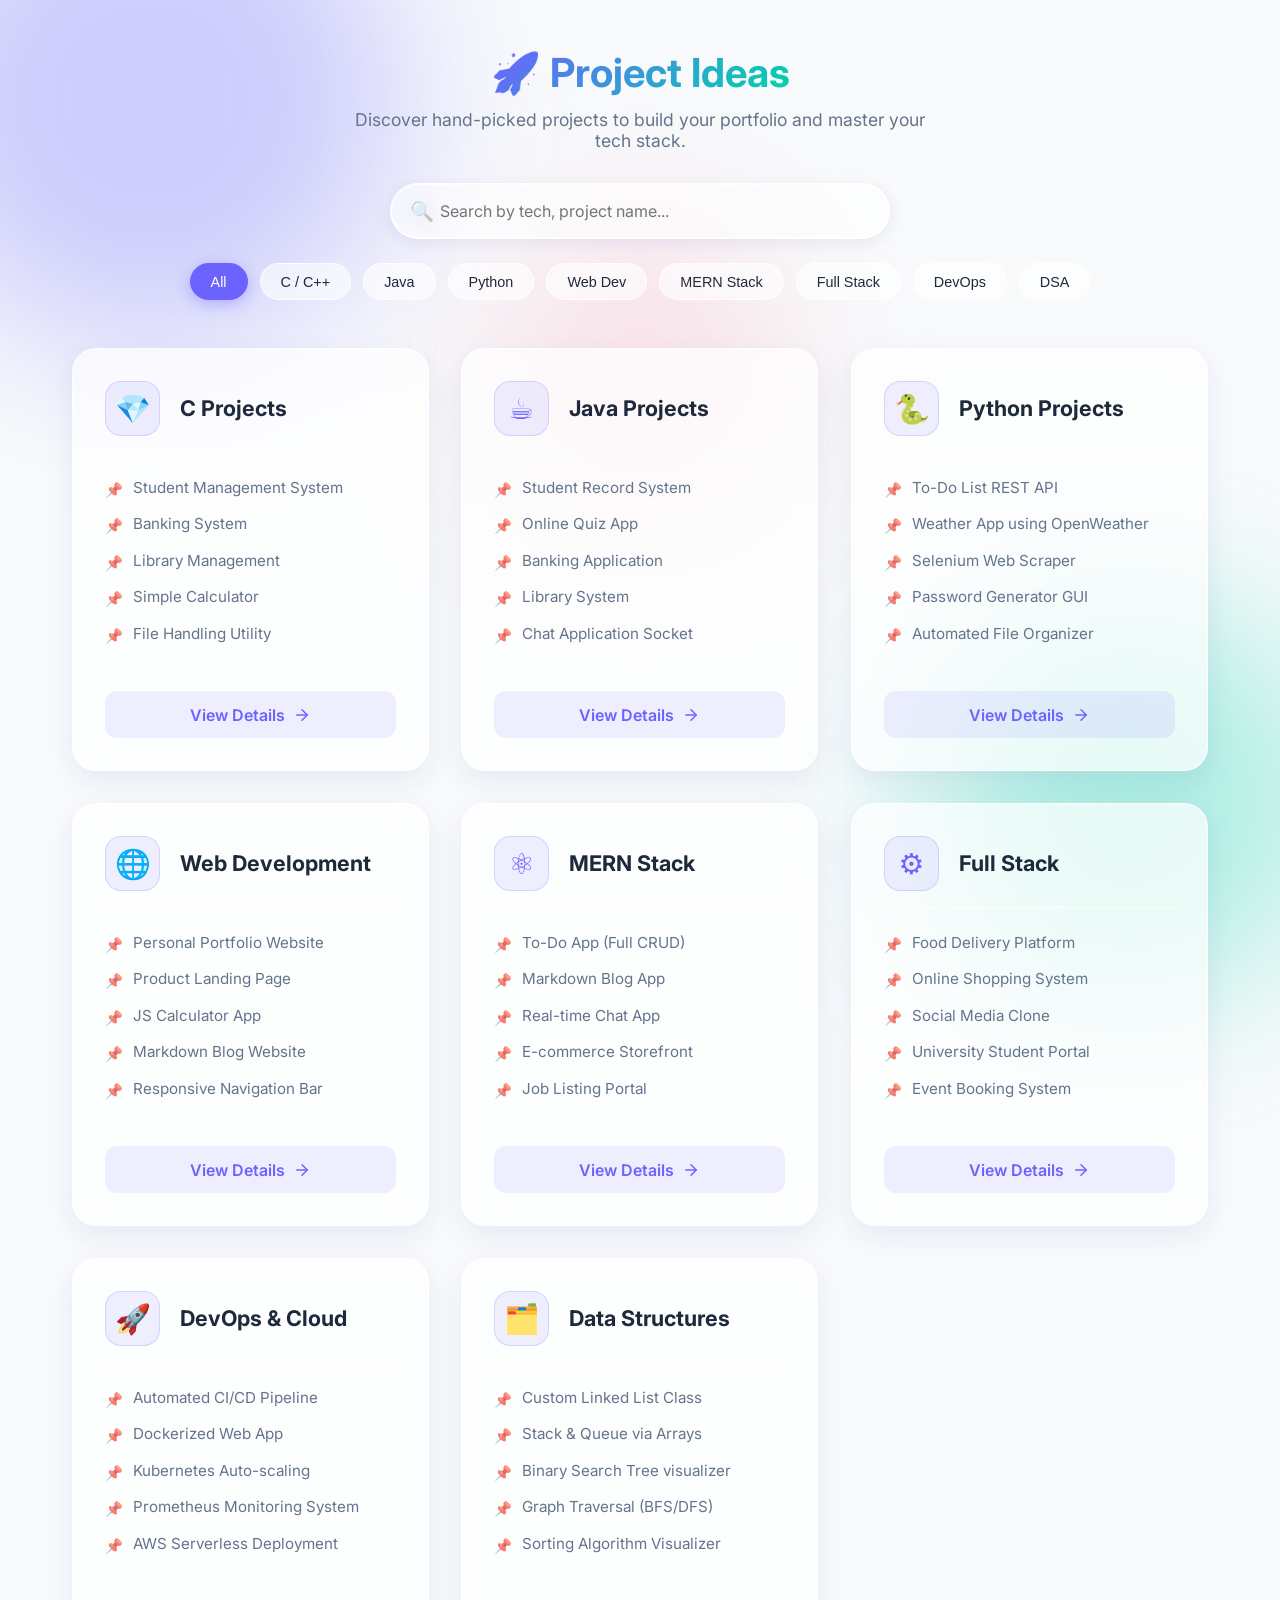
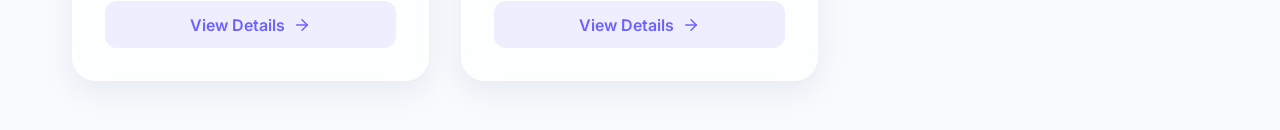
<file: project.html>
<!DOCTYPE html>
<html lang="en">

<head>
    <meta charset="UTF-8">
    <meta name="viewport" content="width=device-width, initial-scale=1.0">
    <title>Project Ideas Collection</title>
    <!-- Google Font: Inter -->
    <link href="https://fonts.googleapis.com/css2?family=Inter:wght@300;400;500;600;700&display=swap" rel="stylesheet">

    <style>
        :root {
            /* Light Theme Variables */
            --bg-main: #f8fafc;
            --text-main: #1e293b;
            --text-muted: #64748b;
            --card-bg: rgba(255, 255, 255, 0.7);
            --card-border: rgba(255, 255, 255, 0.8);
            --card-shadow: rgba(31, 38, 135, 0.08);
            --primary: #6c63ff;
            --primary-hover: #5b54d6;
            --accent: #00d4aa;
            --input-bg: rgba(255, 255, 255, 0.6);
            --btn-text: #1e293b;
            --blob-1: rgba(108, 99, 255, 0.3);
            --blob-2: rgba(0, 212, 170, 0.3);
            --transition: 0.3s cubic-bezier(0.25, 0.8, 0.25, 1);
        }

        [data-theme="dark"] {
            /* Dark Theme Variables */
            --bg-main: #0b1120;
            --text-main: #f1f5f9;
            --text-muted: #94a3b8;
            --card-bg: rgba(30, 41, 59, 0.6);
            --card-border: rgba(255, 255, 255, 0.08);
            --card-shadow: rgba(0, 0, 0, 0.3);
            --input-bg: rgba(30, 41, 59, 0.8);
            --btn-text: #f1f5f9;
            --blob-1: rgba(108, 99, 255, 0.15);
            --blob-2: rgba(0, 212, 170, 0.15);
        }

        * {
            margin: 0;
            padding: 0;
            box-sizing: border-box;
        }

        body {
            font-family: 'Inter', system-ui, sans-serif;
            background-color: var(--bg-main);
            color: var(--text-main);
            min-height: 100vh;
            overflow-x: hidden;
            transition: background-color var(--transition), color var(--transition);
        }

        /* ── Animated Background Blobs ── */
        .blob {
            position: fixed;
            border-radius: 50%;
            filter: blur(80px);
            z-index: -1;
            animation: float 15s infinite alternate ease-in-out;
            pointer-events: none;
        }

        .blob-1 {
            width: 500px;
            height: 500px;
            background: var(--blob-1);
            top: -150px;
            left: -100px;
        }

        .blob-2 {
            width: 400px;
            height: 400px;
            background: var(--blob-2);
            bottom: -100px;
            right: -50px;
            animation-delay: -5s;
        }

        .blob-3 {
            width: 300px;
            height: 300px;
            background: rgba(255, 92, 122, 0.15);
            top: 40%;
            left: 50%;
            transform: translate(-50%, -50%);
            animation-duration: 20s;
        }

        @keyframes float {
            0% {
                transform: translate(0, 0) scale(1);
            }

            50% {
                transform: translate(50px, 30px) scale(1.05);
            }

            100% {
                transform: translate(-30px, 60px) scale(0.95);
            }
        }

        /* ── Layout & Header ── */
        .container {
            max-width: 1200px;
            margin: 0 auto;
            padding: 3rem 2rem;
        }

        .header-section {
            text-align: center;
            margin-bottom: 3rem;
            animation: slideDown 0.6s ease-out forwards;
        }

        .header-section h1 {
            font-size: 2.5rem;
            font-weight: 700;
            margin-bottom: 0.75rem;
            background: linear-gradient(135deg, var(--primary), var(--accent));
            -webkit-background-clip: text;
            background-clip: text;
            -webkit-text-fill-color: transparent;
            display: inline-block;
        }

        .header-section p {
            font-size: 1.1rem;
            color: var(--text-muted);
            max-width: 600px;
            margin: 0 auto 2rem;
        }

        @keyframes slideDown {
            from {
                opacity: 0;
                transform: translateY(-20px);
            }

            to {
                opacity: 1;
                transform: translateY(0);
            }
        }

        /* ── Controls (Search & Filters) ── */
        .controls {
            display: flex;
            flex-direction: column;
            gap: 1.5rem;
            align-items: center;
        }

        .search-wrapper {
            position: relative;
            width: 100%;
            max-width: 500px;
        }

        .search-input {
            width: 100%;
            padding: 1rem 1.5rem 1rem 3rem;
            border-radius: 50px;
            border: 2px solid var(--card-border);
            background: var(--input-bg);
            color: var(--text-main);
            font-size: 1rem;
            font-family: 'Inter', sans-serif;
            backdrop-filter: blur(10px);
            -webkit-backdrop-filter: blur(10px);
            box-shadow: 0 4px 15px var(--card-shadow);
            outline: none;
            transition: all var(--transition);
        }

        .search-input:focus {
            border-color: var(--primary);
            box-shadow: 0 4px 25px rgba(108, 99, 255, 0.2);
        }

        .search-icon {
            position: absolute;
            left: 1.25rem;
            top: 50%;
            transform: translateY(-50%);
            color: var(--text-muted);
            font-size: 1.2rem;
        }

        .filters {
            display: flex;
            flex-wrap: wrap;
            justify-content: center;
            gap: 0.75rem;
            width: 100%;
        }

        .filter-btn {
            padding: 0.6rem 1.25rem;
            border: 1px solid var(--card-border);
            border-radius: 50px;
            background: var(--input-bg);
            color: var(--btn-text);
            font-size: 0.9rem;
            font-weight: 500;
            cursor: pointer;
            backdrop-filter: blur(10px);
            -webkit-backdrop-filter: blur(10px);
            transition: all var(--transition);
        }

        .filter-btn:hover {
            transform: translateY(-2px);
            box-shadow: 0 4px 10px var(--card-shadow);
        }

        .filter-btn.active {
            background: var(--primary);
            color: white;
            border-color: var(--primary);
            box-shadow: 0 4px 15px rgba(108, 99, 255, 0.4);
        }

        /* ── Grid & Cards ── */
        .grid-container {
            display: grid;
            grid-template-columns: repeat(auto-fill, minmax(320px, 1fr));
            gap: 2rem;
            perspective: 1000px;
        }

        .project-card {
            background: var(--card-bg);
            border: 1px solid var(--card-border);
            border-radius: 24px;
            padding: 2rem;
            backdrop-filter: blur(16px);
            -webkit-backdrop-filter: blur(16px);
            box-shadow: 0 10px 30px var(--card-shadow);
            display: flex;
            flex-direction: column;
            opacity: 0;
            /* Handled by animation */
            animation: slideUpFade 0.6s cubic-bezier(0.25, 0.8, 0.25, 1) forwards;
            transition: transform var(--transition), box-shadow var(--transition), border-color var(--transition);
        }

        .project-card:hover {
            transform: translateY(-8px) scale(1.02);
            box-shadow: 0 20px 40px rgba(108, 99, 255, 0.15);
            border-color: var(--primary);
        }

        @keyframes slideUpFade {
            0% {
                opacity: 0;
                transform: translateY(40px) rotateX(5deg);
            }

            100% {
                opacity: 1;
                transform: translateY(0) rotateX(0deg);
            }
        }

        .card-header {
            display: flex;
            align-items: center;
            gap: 1.25rem;
            margin-bottom: 1.5rem;
            padding-bottom: 1rem;
            border-bottom: 1px solid var(--card-border);
        }

        .card-icon {
            width: 55px;
            height: 55px;
            border-radius: 16px;
            background: rgba(108, 99, 255, 0.1);
            color: var(--primary);
            display: flex;
            align-items: center;
            justify-content: center;
            font-size: 1.8rem;
            flex-shrink: 0;
            box-shadow: inset 0 0 0 1px rgba(108, 99, 255, 0.2);
        }

        .card-title {
            font-size: 1.35rem;
            font-weight: 700;
            color: var(--text-main);
            line-height: 1.2;
        }

        .project-list {
            list-style: none;
            margin-bottom: 2rem;
            flex-grow: 1;
        }

        .project-list li {
            position: relative;
            padding-left: 1.75rem;
            margin-bottom: 0.85rem;
            font-size: 0.95rem;
            color: var(--text-muted);
            line-height: 1.5;
            transition: color var(--transition);
        }

        .project-list li::before {
            content: '📌';
            position: absolute;
            left: 0;
            top: 2px;
            font-size: 0.9rem;
            opacity: 0.7;
        }

        .project-list li:hover {
            color: var(--text-main);
        }

        .btn-details {
            width: 100%;
            padding: 0.85rem;
            border: none;
            border-radius: 12px;
            background: rgba(108, 99, 255, 0.1);
            color: var(--primary);
            font-weight: 600;
            font-size: 1rem;
            cursor: pointer;
            transition: all var(--transition);
            display: flex;
            align-items: center;
            justify-content: center;
            gap: 0.5rem;
            font-family: inherit;
        }

        .btn-details:hover {
            background: var(--primary);
            color: white;
            box-shadow: 0 4px 15px rgba(108, 99, 255, 0.3);
        }

        .no-results {
            grid-column: 1 / -1;
            text-align: center;
            padding: 3rem;
            color: var(--text-muted);
            font-size: 1.2rem;
            background: var(--card-bg);
            border-radius: 20px;
            border: 1px dashed var(--card-border);
        }

        /* Responsive */
        @media (max-width: 768px) {
            .container {
                padding: 2rem 1.5rem;
            }

            .header-section h1 {
                font-size: 2rem;
            }

            .grid-container {
                grid-template-columns: 1fr;
            }
        }
    </style>
</head>

<body>

    <!-- Decorative Background -->
    <div class="blob blob-1"></div>
    <div class="blob blob-2"></div>
    <div class="blob blob-3"></div>

    <div class="container">
        <!-- Header & Controls -->
        <div class="header-section">
            <h1>🚀 Project Ideas</h1>
            <p>Discover hand-picked projects to build your portfolio and master your tech stack.</p>

            <div class="controls">
                <div class="search-wrapper">
                    <span class="search-icon">🔍</span>
                    <input type="text" id="searchInput" class="search-input"
                        placeholder="Search by tech, project name...">
                </div>

                <div class="filters" id="filterContainer">
                    <button class="filter-btn active" data-filter="all">All</button>
                    <button class="filter-btn" data-filter="c">C / C++</button>
                    <button class="filter-btn" data-filter="java">Java</button>
                    <button class="filter-btn" data-filter="python">Python</button>
                    <button class="filter-btn" data-filter="web">Web Dev</button>
                    <button class="filter-btn" data-filter="mern">MERN Stack</button>
                    <button class="filter-btn" data-filter="fullstack">Full Stack</button>
                    <button class="filter-btn" data-filter="devops">DevOps</button>
                    <button class="filter-btn" data-filter="dsa">DSA</button>
                </div>
            </div>
        </div>

        <!-- Grid Container -->
        <div class="grid-container" id="projectGrid">
            <!-- Cards rendered via JS -->
        </div>
    </div>

    <script>
        /* ── Theme Inherit Logic (Listens to parent dashboard) ── */
        function applyTheme() {
            // Check if btech_theme exists in localStorage (set by dashboard)
            const theme = localStorage.getItem('btech_theme') || 'light';
            document.documentElement.setAttribute('data-theme', theme);
        }
        applyTheme();
        window.addEventListener('storage', applyTheme);

        /* ── Data Source ── */
        const projectsData = [
            {
                id: 'c', category: 'c', title: 'C Projects', icon: '💎',
                items: ['Student Management System', 'Banking System', 'Library Management', 'Simple Calculator', 'File Handling Utility']
            },
            {
                id: 'java', category: 'java', title: 'Java Projects', icon: '☕',
                items: ['Student Record System', 'Online Quiz App', 'Banking Application', 'Library System', 'Chat Application Socket']
            },
            {
                id: 'python', category: 'python', title: 'Python Projects', icon: '🐍',
                items: ['To-Do List REST API', 'Weather App using OpenWeather', 'Selenium Web Scraper', 'Password Generator GUI', 'Automated File Organizer']
            },
            {
                id: 'web', category: 'web', title: 'Web Development', icon: '🌐',
                items: ['Personal Portfolio Website', 'Product Landing Page', 'JS Calculator App', 'Markdown Blog Website', 'Responsive Navigation Bar']
            },
            {
                id: 'mern', category: 'mern', title: 'MERN Stack', icon: '⚛️',
                items: ['To-Do App (Full CRUD)', 'Markdown Blog App', 'Real-time Chat App', 'E-commerce Storefront', 'Job Listing Portal']
            },
            {
                id: 'fullstack', category: 'fullstack', title: 'Full Stack', icon: '⚙️',
                items: ['Food Delivery Platform', 'Online Shopping System', 'Social Media Clone', 'University Student Portal', 'Event Booking System']
            },
            {
                id: 'devops', category: 'devops', title: 'DevOps & Cloud', icon: '🚀',
                items: ['Automated CI/CD Pipeline', 'Dockerized Web App', 'Kubernetes Auto-scaling', 'Prometheus Monitoring System', 'AWS Serverless Deployment']
            },
            {
                id: 'dsa', category: 'dsa', title: 'Data Structures', icon: '🗂️',
                items: ['Custom Linked List Class', 'Stack & Queue via Arrays', 'Binary Search Tree visualizer', 'Graph Traversal (BFS/DFS)', 'Sorting Algorithm Visualizer']
            }
        ];

        /* ── DOM References ── */
        const grid = document.getElementById('projectGrid');
        const searchInput = document.getElementById('searchInput');
        const filterBtns = document.querySelectorAll('.filter-btn');

        /* ── Rendering Logic ── */
        function renderCards(filter = 'all', query = '') {
            grid.innerHTML = '';

            const lowerQuery = query.toLowerCase().trim();

            const filteredData = projectsData.filter(proj => {
                const matchesFilter = filter === 'all' || proj.category === filter;
                const matchesSearch = proj.title.toLowerCase().includes(lowerQuery) ||
                    proj.items.some(item => item.toLowerCase().includes(lowerQuery));
                return matchesFilter && matchesSearch;
            });

            if (filteredData.length === 0) {
                grid.innerHTML = '<div class="no-results">No project ideas found matching your criteria.</div>';
                return;
            }

            filteredData.forEach((proj, index) => {
                // Generate bullet list
                let listHTML = '';
                proj.items.forEach(item => {
                    listHTML += `<li>${item}</li>`;
                });

                // Create Card Element
                const card = document.createElement('div');
                card.className = 'project-card';
                // Add staggered animation delay
                card.style.animationDelay = `${index * 0.08}s`;

                card.innerHTML = `
                    <div class="card-header">
                        <div class="card-icon">${proj.icon}</div>
                        <h2 class="card-title">${proj.title}</h2>
                    </div>
                    <ul class="project-list">
                        ${listHTML}
                    </ul>
                    <button class="btn-details">
                        <span>View Details</span>
                        <svg width="18" height="18" viewBox="0 0 24 24" fill="none" stroke="currentColor" stroke-width="2" stroke-linecap="round" stroke-linejoin="round">
                            <line x1="5" y1="12" x2="19" y2="12"></line>
                            <polyline points="12 5 19 12 12 19"></polyline>
                        </svg>
                    </button>
                `;

                grid.appendChild(card);
            });
        }

        /* ── Event Listeners ── */
        filterBtns.forEach(btn => {
            btn.addEventListener('click', (e) => {
                // Update active button state
                filterBtns.forEach(b => b.classList.remove('active'));
                const clickedBtn = e.currentTarget;
                clickedBtn.classList.add('active');

                // Trigger render
                const filter = clickedBtn.getAttribute('data-filter');
                renderCards(filter, searchInput.value);
            });
        });

        searchInput.addEventListener('input', (e) => {
            const activeFilter = document.querySelector('.filter-btn.active').getAttribute('data-filter');
            renderCards(activeFilter, e.target.value);
        });

        // Add fun detail button interaction
        grid.addEventListener('click', (e) => {
            const btn = e.target.closest('.btn-details');
            if (btn) {
                const title = btn.closest('.project-card').querySelector('.card-title').textContent;
                btn.innerHTML = `<span>Opening...</span>`;
                setTimeout(() => {
                    alert('Viewing expanded details for: ' + title);
                    btn.innerHTML = `
                        <span>View Details</span>
                        <svg width="18" height="18" viewBox="0 0 24 24" fill="none" stroke="currentColor" stroke-width="2" stroke-linecap="round" stroke-linejoin="round"><line x1="5" y1="12" x2="19" y2="12"></line><polyline points="12 5 19 12 12 19"></polyline></svg>
                    `;
                }, 500);
            }
        });

        /* ── Initial Render ── */
        renderCards();

    </script>
</body>

</html>
</file>
<file: style.css>
/* ============================================================
   style.css — B.Tech Student Login Portal
   Design: Dark glassmorphism, animated gradient background,
           smooth micro-interactions, fully responsive.
   ============================================================ */

/* ── 1. CSS Custom Properties (Design Tokens) ─────────────── */
:root {
  /* Palette */
  --clr-bg-start:   #0d0f1a;
  --clr-bg-end:     #121629;
  --clr-primary:    #6c63ff;       /* vibrant indigo-violet       */
  --clr-primary-h:  #8b85ff;       /* hover / lighter tint        */
  --clr-accent:     #00d4aa;       /* teal accent                 */
  --clr-danger:     #ff5c7a;       /* error red-pink              */
  --clr-success:    #00d4aa;       /* success teal                */

  /* Glassmorphism card */
  --card-bg:        rgba(255, 255, 255, 0.05);
  --card-border:    rgba(255, 255, 255, 0.12);
  --card-shadow:    0 25px 60px rgba(0, 0, 0, 0.55);

  /* Text */
  --clr-text:       #e2e8f0;
  --clr-text-muted: #94a3b8;
  --clr-label:      #cbd5e1;

  /* Input */
  --input-bg:       rgba(255, 255, 255, 0.07);
  --input-border:   rgba(255, 255, 255, 0.15);
  --input-focus:    rgba(108, 99, 255, 0.6);

  /* Brand Typography Variables */
  --brand-gradient-start: #ffffff;
  --brand-gradient-end: var(--clr-primary-h);

  /* Utilities */
  --autofill-bg:    #1a1d2e;

  /* Spacing & radii */
  --radius-card:    24px;
  --radius-input:   12px;
  --radius-btn:     12px;

  /* Typography */
  --font-main:      'Inter', system-ui, sans-serif;

  /* Transitions */
  --transition:     0.25s cubic-bezier(0.4, 0, 0.2, 1);
}

[data-theme="light"] {
  --clr-bg-start:   #f0f4f8;
  --clr-bg-end:     #d9e2ec;
  --clr-primary:    #5a52e6;
  --clr-primary-h:  #4942cf;
  
  --card-bg:        rgba(255, 255, 255, 0.65);
  --card-border:    rgba(255, 255, 255, 0.6);
  --card-shadow:    0 25px 40px rgba(0, 0, 0, 0.08);

  --clr-text:       #102a43;
  --clr-text-muted: #486581;
  --clr-label:      #334e68;

  --input-bg:       rgba(255, 255, 255, 0.9);
  --input-border:   rgba(0, 0, 0, 0.15);
  --input-focus:    rgba(90, 82, 230, 0.4);

  --brand-gradient-start: #102a43;
  --brand-gradient-end: var(--clr-primary);

  --autofill-bg:    #f8fafc;
}

/* ── 2. Reset & Base ──────────────────────────────────────── */
*, *::before, *::after {
  box-sizing: border-box;
  margin: 0;
  padding: 0;
}

html {
  font-size: 16px;
  scroll-behavior: smooth;
}

body {
  font-family: var(--font-main);
  background: linear-gradient(135deg, var(--clr-bg-start), var(--clr-bg-end));
  min-height: 100vh;
  display: flex;
  align-items: center;
  justify-content: center;
  color: var(--clr-text);
  overflow: hidden;      /* clips animated blobs */
  position: relative;
}

/* ── 3. Animated Background Blobs ────────────────────────── */
.bg-blob {
  position: fixed;
  border-radius: 50%;
  filter: blur(90px);
  opacity: 0.18;
  pointer-events: none;
  animation: floatBlob 12s ease-in-out infinite alternate;
}

.blob-1 {
  width: 500px; height: 500px;
  background: radial-gradient(circle, #6c63ff, transparent 70%);
  top: -150px; left: -120px;
  animation-duration: 14s;
}

.blob-2 {
  width: 420px; height: 420px;
  background: radial-gradient(circle, #00d4aa, transparent 70%);
  bottom: -100px; right: -80px;
  animation-duration: 10s;
  animation-delay: -4s;
}

.blob-3 {
  width: 300px; height: 300px;
  background: radial-gradient(circle, #ff5c7a, transparent 70%);
  top: 50%; left: 60%;
  animation-duration: 16s;
  animation-delay: -8s;
}

@keyframes floatBlob {
  from { transform: translate(0, 0) scale(1); }
  to   { transform: translate(40px, 30px) scale(1.08); }
}

/* ── 4. Login Wrapper & Card ──────────────────────────────── */
.login-wrapper {
  width: 100%;
  padding: 1rem;
  display: flex;
  align-items: center;
  justify-content: center;
  z-index: 10;
}

.login-card {
  width: 100%;
  max-width: 440px;
  background: var(--card-bg);
  border: 1px solid var(--card-border);
  border-radius: var(--radius-card);
  box-shadow: var(--card-shadow);
  backdrop-filter: blur(20px);
  -webkit-backdrop-filter: blur(20px);
  padding: 2.5rem 2.25rem 2rem;

  /* Entrance animation */
  animation: cardIn 0.55s cubic-bezier(0.22, 1, 0.36, 1) both;
}

@keyframes cardIn {
  from {
    opacity: 0;
    transform: translateY(30px) scale(0.97);
  }
  to {
    opacity: 1;
    transform: translateY(0) scale(1);
  }
}

/* ── 5. Brand Section ─────────────────────────────────────── */
.brand { text-align: center; margin-bottom: 1.5rem; }

.brand-icon {
  font-size: 3rem;
  line-height: 1;
  display: block;
  margin-bottom: 0.6rem;
  animation: bounceIn 0.7s 0.3s cubic-bezier(0.34, 1.56, 0.64, 1) both;
}

@keyframes bounceIn {
  from { transform: scale(0.5); opacity: 0; }
  to   { transform: scale(1);   opacity: 1; }
}

.brand-title {
  font-size: 1.75rem;
  font-weight: 700;
  letter-spacing: -0.03em;
  background: linear-gradient(135deg, var(--brand-gradient-start) 30%, var(--brand-gradient-end));
  -webkit-background-clip: text;
  -webkit-text-fill-color: transparent;
  background-clip: text;
}

.brand-subtitle {
  font-size: 0.85rem;
  color: var(--clr-text-muted);
  margin-top: 0.25rem;
  font-weight: 400;
  letter-spacing: 0.08em;
  text-transform: uppercase;
}

/* ── 6. Divider ───────────────────────────────────────────── */
.divider {
  height: 1px;
  background: linear-gradient(90deg, transparent, var(--card-border), transparent);
  margin-bottom: 1.75rem;
}

/* ── 7. Form Groups ───────────────────────────────────────── */
.form-group {
  margin-bottom: 1.25rem;
}

.form-label {
  display: block;
  font-size: 0.82rem;
  font-weight: 600;
  color: var(--clr-label);
  margin-bottom: 0.45rem;
  letter-spacing: 0.04em;
}

/* ── 8. Input Wrapper & Icons ─────────────────────────────── */
.input-wrapper {
  position: relative;
  display: flex;
  align-items: center;
}

.input-icon {
  position: absolute;
  left: 0.9rem;
  color: var(--clr-text-muted);
  pointer-events: none;
  display: flex;
  align-items: center;
  transition: color var(--transition);
}

.form-input {
  width: 100%;
  background: var(--input-bg);
  border: 1px solid var(--input-border);
  border-radius: var(--radius-input);
  color: var(--clr-text);
  font-family: var(--font-main);
  font-size: 0.95rem;
  padding: 0.78rem 3rem 0.78rem 2.75rem;  /* left space for icon */
  outline: none;
  transition: border-color var(--transition),
              box-shadow var(--transition),
              background var(--transition);
  /* Remove browser autofill yellow */
  -webkit-text-fill-color: var(--clr-text);
}

/* Autofill override */
.form-input:-webkit-autofill,
.form-input:-webkit-autofill:focus {
  -webkit-box-shadow: 0 0 0 1000px var(--autofill-bg) inset !important;
  -webkit-text-fill-color: var(--clr-text) !important;
  transition: background-color 5000s ease-in-out 0s;
}

.form-input::placeholder {
  color: #475569;
  font-size: 0.88rem;
}

/* Focus state */
.form-input:focus {
  border-color: var(--clr-primary);
  box-shadow: 0 0 0 3px var(--input-focus);
  background: rgba(255, 255, 255, 0.09);
}

/* Focus → icon color boost */
.input-wrapper:focus-within .input-icon {
  color: var(--clr-primary-h);
}

/* Error state */
.form-input.input-error {
  border-color: var(--clr-danger) !important;
  box-shadow: 0 0 0 3px rgba(255, 92, 122, 0.25) !important;
}

/* ── 9. Password Toggle Button ────────────────────────────── */
.toggle-password {
  position: absolute;
  right: 0.9rem;
  background: none;
  border: none;
  cursor: pointer;
  color: var(--clr-text-muted);
  display: flex;
  align-items: center;
  padding: 0.2rem;
  border-radius: 6px;
  transition: color var(--transition);
}

.toggle-password:hover,
.toggle-password:focus-visible {
  color: var(--clr-primary-h);
  outline: 2px solid var(--clr-primary);
  outline-offset: 2px;
}

/* ── 10. Error Messages ───────────────────────────────────── */
.error-msg {
  display: block;
  font-size: 0.78rem;
  color: var(--clr-danger);
  margin-top: 0.35rem;
  min-height: 1.1em;
  letter-spacing: 0.02em;
  opacity: 0;
  transform: translateY(-4px);
  transition: opacity var(--transition), transform var(--transition);
}

.error-msg.visible {
  opacity: 1;
  transform: translateY(0);
}

/* ── 11. Form Options Row ─────────────────────────────────── */
.form-options {
  display: flex;
  align-items: center;
  justify-content: space-between;
  margin-bottom: 1.4rem;
}

/* Custom checkbox */
.remember-label {
  display: flex;
  align-items: center;
  gap: 0.5rem;
  cursor: pointer;
  font-size: 0.84rem;
  color: var(--clr-text-muted);
  user-select: none;
  position: relative;
}

.remember-label input[type="checkbox"] {
  opacity: 0;
  position: absolute;
  left: 0;
  width: 18px;
  height: 18px;
  cursor: pointer;
  z-index: 1;
}

.checkmark {
  display: inline-block;
  width: 18px;
  height: 18px;
  border: 2px solid var(--input-border);
  border-radius: 5px;
  background: var(--input-bg);
  transition: border-color var(--transition), background var(--transition);
  flex-shrink: 0;
  position: relative;
}

/* Tick mark */
.checkmark::after {
  content: '';
  position: absolute;
  top: 2px; left: 5px;
  width: 5px; height: 9px;
  border: 2px solid #fff;
  border-top: none;
  border-left: none;
  transform: rotate(45deg) scale(0);
  transition: transform 0.2s ease;
}

.remember-label input:checked ~ .checkmark {
  background: var(--clr-primary);
  border-color: var(--clr-primary);
}

.remember-label input:checked ~ .checkmark::after {
  transform: rotate(45deg) scale(1);
}

.remember-label input:focus-visible ~ .checkmark {
  outline: 2px solid var(--clr-primary-h);
  outline-offset: 2px;
}

.forgot-link {
  font-size: 0.84rem;
  color: var(--clr-primary-h);
  text-decoration: none;
  font-weight: 500;
  transition: color var(--transition);
}

.forgot-link:hover,
.forgot-link:focus-visible {
  color: #fff;
  text-decoration: underline;
}

/* ── 12. Login Button ─────────────────────────────────────── */
.btn-login {
  width: 100%;
  padding: 0.85rem 1rem;
  border: none;
  border-radius: var(--radius-btn);
  cursor: pointer;
  font-family: var(--font-main);
  font-size: 1rem;
  font-weight: 600;
  letter-spacing: 0.02em;
  color: #fff;
  background: linear-gradient(135deg, var(--clr-primary), #9b5de5);
  box-shadow: 0 4px 20px rgba(108, 99, 255, 0.4);
  position: relative;
  display: flex;
  align-items: center;
  justify-content: center;
  gap: 0.6rem;
  overflow: hidden;
  transition: transform var(--transition),
              box-shadow var(--transition),
              opacity var(--transition);
}

/* Shimmer sweep on hover */
.btn-login::before {
  content: '';
  position: absolute;
  top: 0; left: -75%;
  width: 50%; height: 100%;
  background: linear-gradient(90deg, transparent, rgba(255,255,255,0.18), transparent);
  transform: skewX(-20deg);
  transition: left 0.5s ease;
}

.btn-login:hover::before { left: 130%; }

.btn-login:hover:not(:disabled) {
  transform: translateY(-2px);
  box-shadow: 0 8px 30px rgba(108, 99, 255, 0.55);
}

.btn-login:active:not(:disabled) { transform: translateY(0); }

.btn-login:disabled {
  opacity: 0.7;
  cursor: not-allowed;
}

/* Button spinner */
.btn-spinner {
  display: none;
  width: 18px; height: 18px;
  border: 2px solid rgba(255,255,255,0.3);
  border-top-color: #fff;
  border-radius: 50%;
  animation: spin 0.7s linear infinite;
}

.btn-login.loading .btn-spinner { display: block; }
.btn-login.loading .btn-text   { opacity: 0.7; }

@keyframes spin {
  to { transform: rotate(360deg); }
}

/* ── 13. Form Alert (Success / Error Banner) ──────────────── */
.form-alert {
  margin-top: 1rem;
  padding: 0.75rem 1rem;
  border-radius: 10px;
  font-size: 0.88rem;
  font-weight: 500;
  text-align: center;
  display: none;
  animation: fadeSlideIn 0.3s ease;
}

.form-alert.alert-success {
  display: block;
  background: rgba(0, 212, 170, 0.15);
  border: 1px solid rgba(0, 212, 170, 0.4);
  color: #00d4aa;
}

.form-alert.alert-error {
  display: block;
  background: rgba(255, 92, 122, 0.12);
  border: 1px solid rgba(255, 92, 122, 0.35);
  color: var(--clr-danger);
}

@keyframes fadeSlideIn {
  from { opacity: 0; transform: translateY(6px); }
  to   { opacity: 1; transform: translateY(0); }
}

/* ── 14. Card Footer Note ─────────────────────────────────── */
.card-footer-note {
  margin-top: 1.4rem;
  font-size: 0.78rem;
  color: #4b5563;
  text-align: center;
  line-height: 1.6;
}

.card-footer-note strong {
  color: var(--clr-text-muted);
}

/* ── 15. Responsive ───────────────────────────────────────── */
@media (max-width: 480px) {
  .login-card {
    padding: 2rem 1.5rem 1.75rem;
    border-radius: 18px;
  }

  .brand-title { font-size: 1.5rem; }

  .form-options {
    flex-direction: column;
    align-items: flex-start;
    gap: 0.6rem;
  }
}

/* ── 16. Theme Toggle ─────────────────────────────────────── */
.theme-toggle {
  position: absolute;
  top: 1.5rem;
  right: 1.5rem;
  background: var(--card-bg);
  border: 1px solid var(--card-border);
  border-radius: 50%;
  width: 45px;
  height: 45px;
  display: flex;
  align-items: center;
  justify-content: center;
  color: var(--clr-text);
  cursor: pointer;
  z-index: 100;
  backdrop-filter: blur(10px);
  -webkit-backdrop-filter: blur(10px);
  transition: background var(--transition), transform var(--transition), color var(--transition);
}

.theme-toggle:hover {
  transform: scale(1.05);
  background: var(--input-bg);
}

.theme-toggle svg {
  width: 22px;
  height: 22px;
  transition: opacity var(--transition), transform var(--transition);
}

.sun-icon {
  position: absolute;
  opacity: 0;
  transform: rotate(-45deg);
}

.moon-icon {
  opacity: 1;
  transform: rotate(0);
}

[data-theme="light"] .sun-icon {
  opacity: 1;
  transform: rotate(0);
}

[data-theme="light"] .moon-icon {
  opacity: 0;
  transform: rotate(45deg);
}

/* ── 17. Focus-visible accessibility outline ──────────────── */
:focus-visible {
  outline: 2px solid var(--clr-primary-h);
  outline-offset: 3px;
}
</file>
